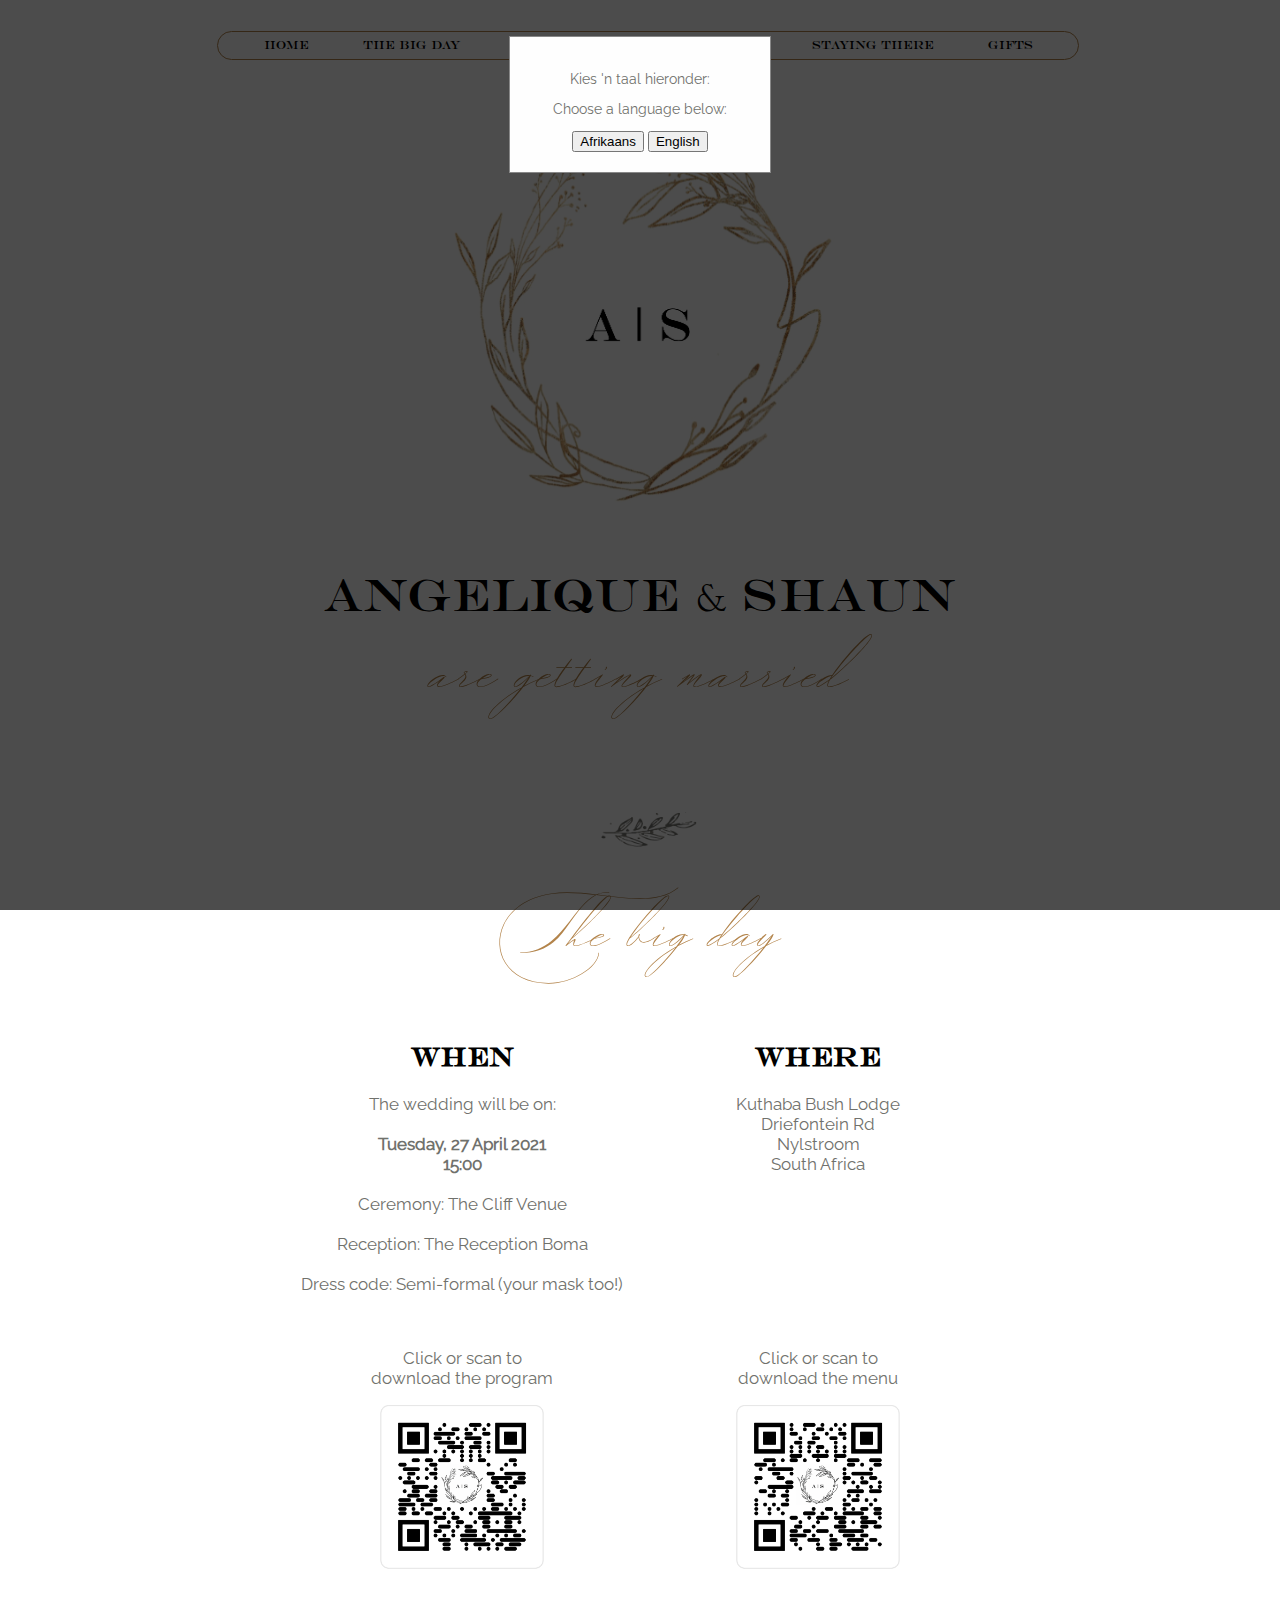
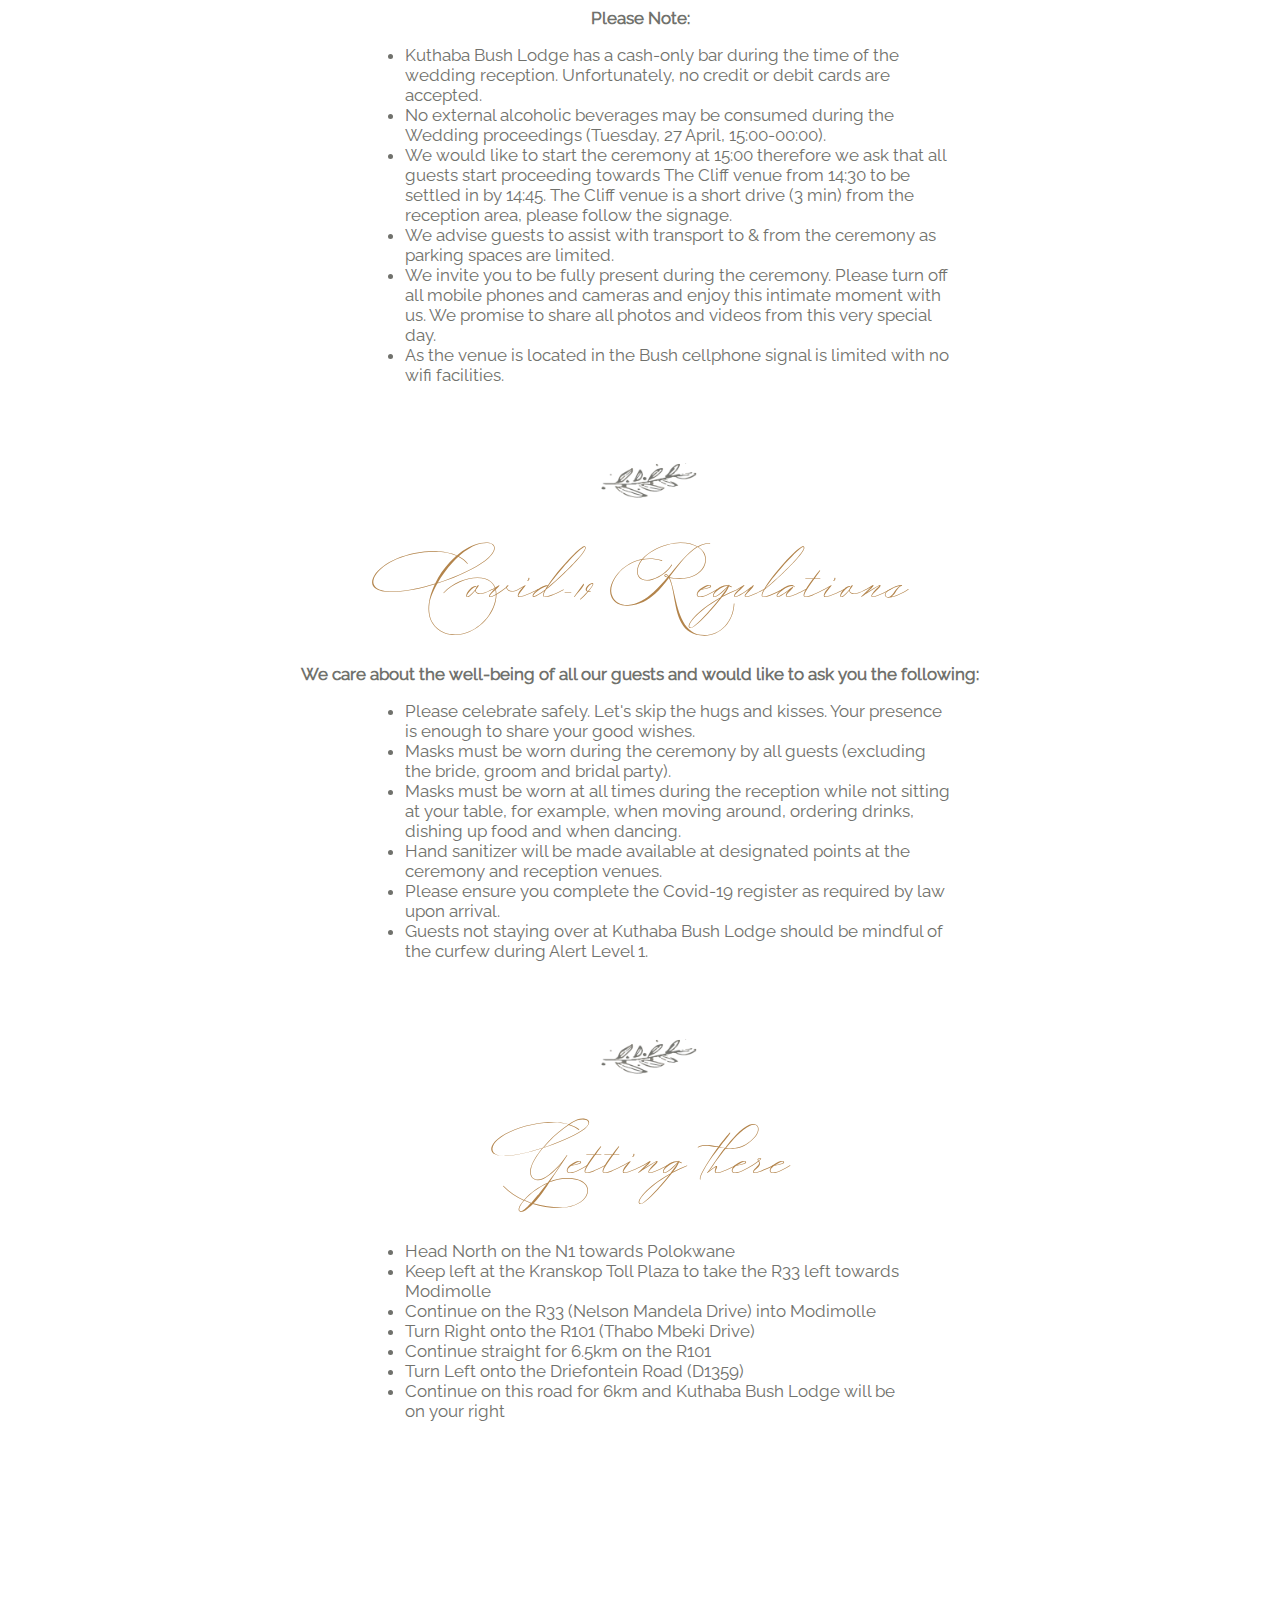
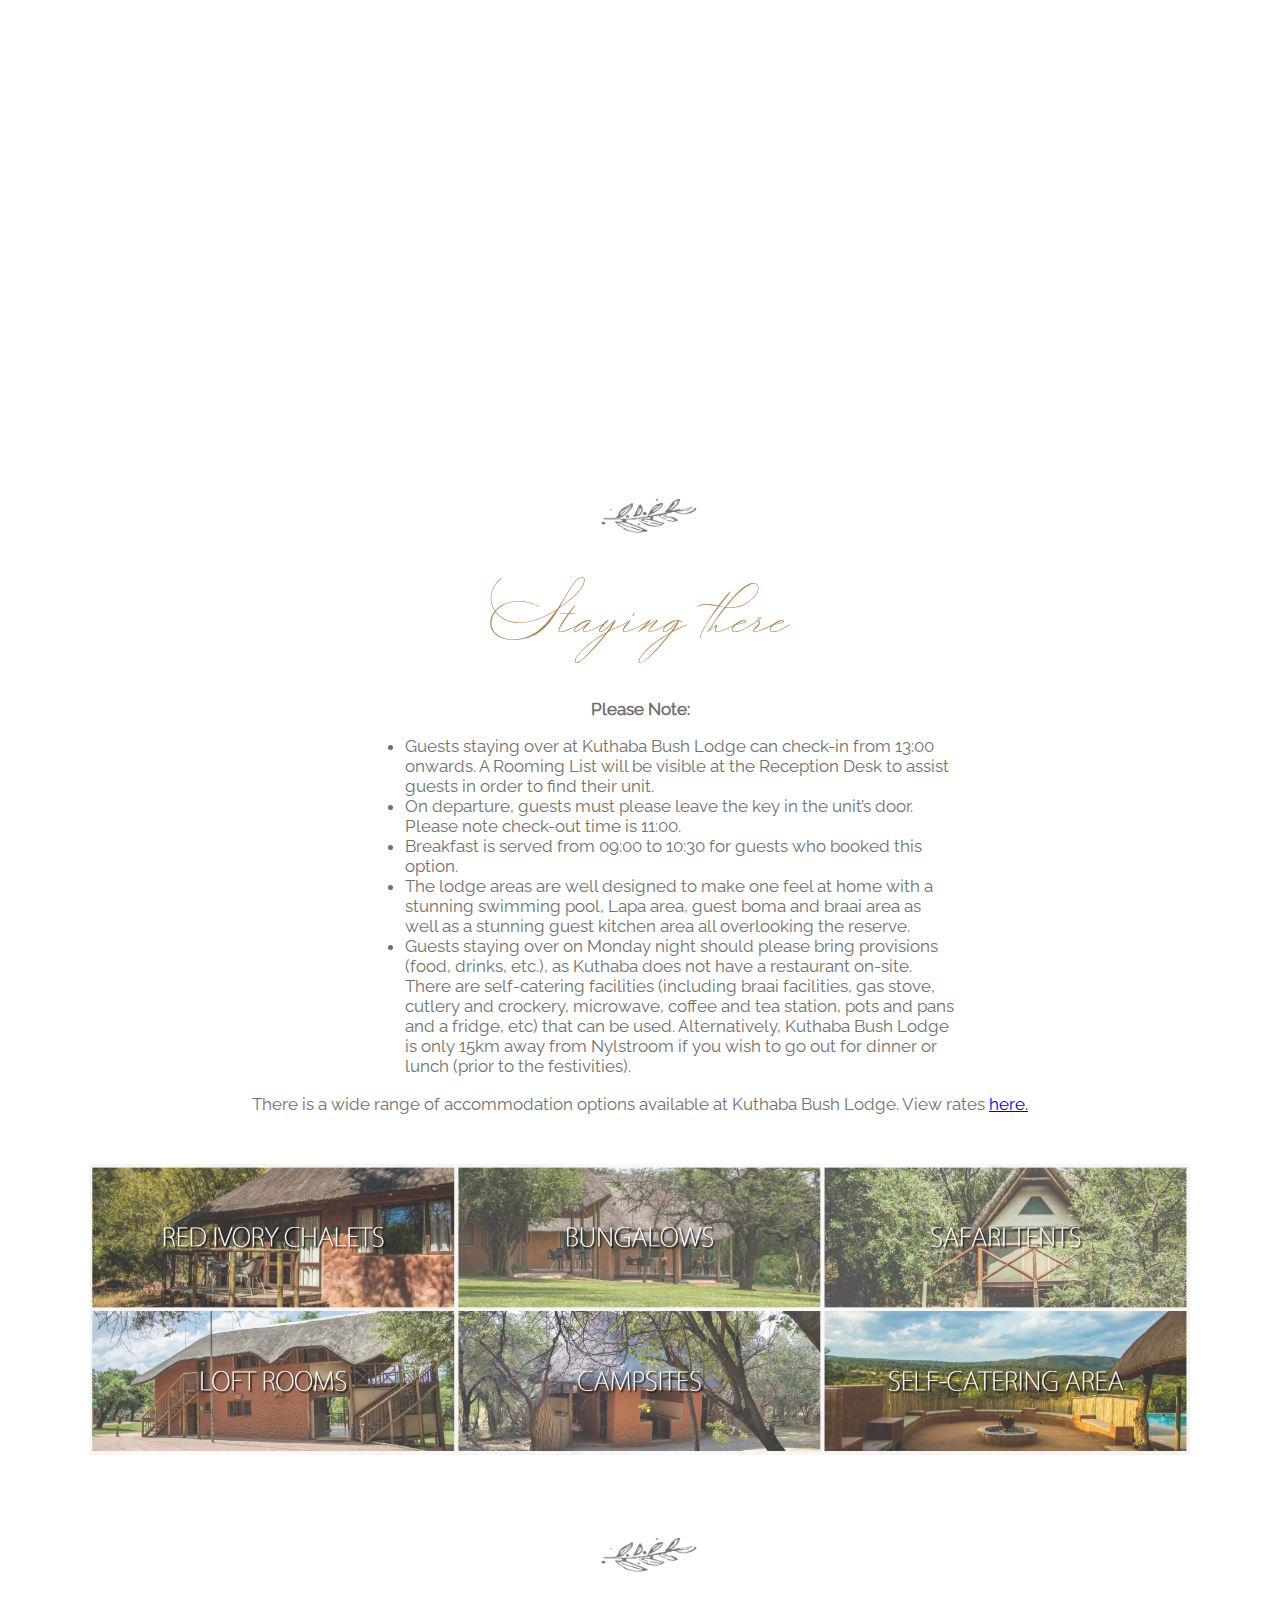
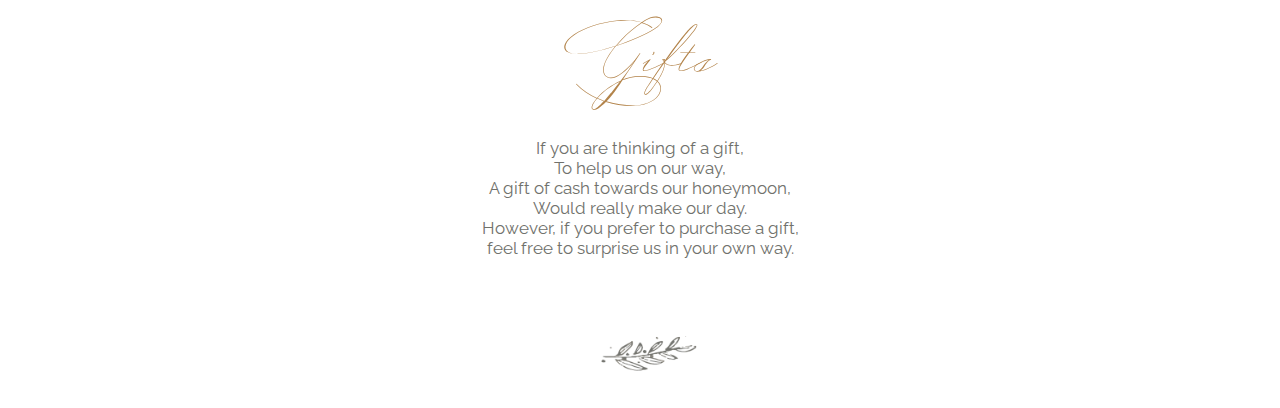
<file: index.html>
<!DOCTYPE html>
<html>
	<head>
		<title>Angelique & Shaun are getting married</title>
		<link rel="shortcut icon" href="Logo.png" type="image/x-icon">
		<link href='https://fonts.googleapis.com/css?family=Sacramento' rel='stylesheet'>
		
		<meta name="viewport" content="width=device-width, initial-scale=1.0">
		
		<link href='css/DesktopStyle.css' rel='stylesheet' media='screen and (min-width: 900px)'>	
		<link href='css/MobileStyle.css' rel='stylesheet' media='screen and (max-width: 899px)'>
		
		<script src='js/Javascript.js'></script>
		<script src='js/lazyLoad.js'></script>
		<style>
			
		</style>
	</head>
	<body onload='checkCookie()'>
		<section>
			<div id='LangSelect'>
				<a href='https://angeliqueandshaun.github.io/en/'>ENG</a>
				<a href='https://angeliqueandshaun.github.io/af/'>AFR</a>
			</div>
		</section>
		
		<section> <!-- Block for navigation Links -->				
				<div class="navContainer">
					<div class="navBar">						
						<ul class="menu">
							<li class="menuItem" onclick='ScrollTop()'><a href="#">HOME</a></li>
							<li class="menuItem"><a href="#BigDayFERN">THE BIG DAY</a></li>
							<li class="menuItem"><a href="#COVIDFERN">COVID-19</a></li>	
							<li class="menuItem"><a href="#GettingThereFERN">GETTING THERE</a></li>
							<li class="menuItem"><a href="#StayingThereFERN">STAYING THERE</a></li>										
							<li class="menuItem"><a href="#GiftsFERN">GIFTS</a></li>														
						</ul>
					</div>
				</div>			
		</section>
		
		<section> <!-- Block for "A heart S" image -->
			<div class="contentContainer" >
				<img id="Logo" src="Images/Logo2.png" >
			</div>
		</section>				
	
		<section><!-- Block for names -->
			<div class="contentContainer">
				<div id="Names">
					<p>ANGELIQUE & SHAUN</p>
				</div>
				<div id="Message">
				        <p>are getting married</p>
				</div>
			</div>
		</section>	
	
		<section> <!-- Vector Art Protea -->
			<div id="BigDayFERN" class="imageContainer">
				<img class="Fern" src="Images/fern.png" alt="Protea">
			</div>
		</section>
		
		<section> <!-- Block for the Big Day -->
			<div class="contentContainer">
				<div id="BigDay">
					<div>The big day</div>
					<div class="main" >
						<div class="columns Left" >
							<div class='headings' ><b>WHEN</b></div>
							<p class='text'> The wedding will be on: </br></br>
						<b> Tuesday, 27 April 2021</br>15:00</b></br></br>
						Ceremony: The Cliff Venue</br></br>
						Reception: The Reception Boma </br></br>
						Dress code: Semi-formal (your mask too!) </br> </p>
						</div>
						<div class="columns Right" >
							<div class='headings'><b>WHERE</b></div>
							<p class='text'>Kuthaba Bush Lodge</br>Driefontein Rd</br>Nylstroom</br>South Africa</p>
						</div>
					</div>
					<div class="main">
						<div class="columns Left">
							<p class="text"></br>Click or scan to</br>download the program</p>
							<a href="https://angeliqueandshaun.github.io/en/uploads/Program_en.pdf" target="_Blank"><img class="qr "src="qr/Program_en.png"></a>	
						</div>
						<div class="columns Right">
								<p class="text"></br>Click or scan to</br>download the menu</p>
								<a href="https://angeliqueandshaun.github.io/en/uploads/Menu_en.pdf" target="_Blank"><img class="qr "src="qr/Menu_en.png"></a>
						</div>
						<div class='text'>
							<p  id="QRCodes"'>
							<b>Please Note:</b>
									<ul class="CovidContent" style="font-family: myRaleway; font-size:17px; list-style-type:disc;color: #70716c">
										<li class="directions">Kuthaba Bush Lodge has a cash-only bar during the time of the wedding reception. Unfortunately, no credit or debit cards are accepted.</li>
										<li class="directions">No external alcoholic beverages may be consumed during the Wedding proceedings (Tuesday, 27 April, 15:00-00:00).</li>
										<li class="directions">We would like to start the ceremony at 15:00 therefore we ask that all guests start proceeding towards The Cliff venue from 14:30 to be settled in by 14:45. The Cliff venue is a short drive (3 min) from the reception area, please follow the signage.</li>
										<li class="directions">We advise guests to assist with transport to & from the ceremony as parking spaces are limited.</li>
										<li class="directions">We invite you to be fully present during the ceremony. Please turn off all mobile phones and cameras and enjoy this intimate moment with us. We promise to share all photos and videos from this very special day. </li>
										<li class="directions">As the venue is located in the Bush cellphone signal is limited with no wifi facilities. </li>
									</ul>
								</p>
							
							<!--p class='text'><b>Please Note:</b> Kuthaba Bush Lodge has a cash-only bar during the time of the wedding reception.</br>Unfortunately, no credit or debit cards are accepted and no external alcoholic beverages may be consumed during this time. </p>-->							
						</div>
						
					</div>
				</div>
				<div>					
				</div>
			</div>
		</section>		
		
		<section> <!-- Vector Art Protea -->
			<div class="imageContainer" id="COVIDFERN">
				<img class="Fern" src="Images/fern.png" alt="Protea">
			</div>
		</section>	
		
		<!--<section> <!-- Block for RSVP
			<div class="contentContainer">
				<div class="RSVP">
					<div>Répondez s'il vous plaît</div>					
					<div class="main">	
						<div class='text'>RSVP before 31 March 2021.</div></br>
						<div class='text'><b>Please Note:</b> Masks must be worn during the ceremony by all guests (excluding the bride, groom and bridal party). Masks must be worn at the reception venue when moving around such as when ordering drinks, dishing up food or when dancing. Hand sanitiser will be made available at designated points at the ceremony and reception venues.</div>
						<p><button class="RSVPButton" onclick="showModal('RSVP-Modal')">RSVP</button></p>
					</div>
				</div>
			</div>
		</section>-->


	<section> <!-- Block for RSVP -->
			<div class="contentContainer">
				<div class="RSVP">
					<div>Covid-19 Regulations</div>					
						<div class="main">
							<p class='text'><b>We care about the well-being of all our guests and would like to ask you the following:</b>
								<ul class="CovidContent" style="font-family: myRaleway; font-size:17px; list-style-type:disc;color: #70716c">
									<li class="directions">Please celebrate safely. Let's skip the hugs and kisses. Your presence is enough to share your good wishes.									</li>
									<li class="directions">Masks must be worn during the ceremony by all guests (excluding the bride, groom and bridal party).</li>
									<li class="directions">Masks must be worn at all times during the reception while not sitting at your table, for example, when moving around, ordering drinks, dishing up food and when dancing.</li>
									<li class="directions">Hand sanitizer will be made available at designated points at the ceremony and reception venues.</li>
									<li class="directions">Please ensure you complete the Covid-19 register as required by law upon arrival.</li>
									<li class="directions">Guests not staying over at Kuthaba Bush Lodge should be mindful of the curfew during Alert Level 1.</li>
								</ul>
							</p>
						</div>
					</div>
				</div>
			</div>
		</section>
				
		<section> <!-- Vector Art Protea -->
			<div class="imageContainer" id="GettingThereFERN">
				<img class="Fern" src="Images/fern.png" alt="Protea">
			</div>
		</section>
		
		<section> <!-- Block for the Getting There -->
			<div class="contentContainer">
				<div id="GettingThere">
					<div>Getting there</div>
					<div class="main">
						<div id="GettingThereContent">
								<p>
									<ul style="font-family: myRaleway; font-size:17px; list-style-type:disc;color: #70716c">
										<li class="directions">Head North on the N1 towards Polokwane</li>
										<li class="directions">Keep left at the Kranskop Toll Plaza to take the R33 left towards Modimolle</li>
										<li class="directions">Continue on the R33 (Nelson Mandela Drive) into Modimolle</li>
										<li class="directions">Turn Right onto the R101 (Thabo Mbeki Drive)</li>
										<li class="directions">Continue straight for 6.5km on the R101</li>
										<li class="directions">Turn Left onto the Driefontein Road (D1359)</li>
										<li class="directions">Continue on this road for 6km and Kuthaba Bush Lodge will be on your right</li>
									</ul>
								</p>
						</div>
					</div>
				</div>
			</div>
		</section>

		<section> <!-- Block for Map to lodge -->
			<div id="Map" class="contentContainer">
				<p><iframe class='lazy' id='MapSource' data-src="https://www.google.com/maps/embed?pb=!1m18!1m12!1m3!1d3627.0389238533603!2d28.421529315612574!3d-24.62234330751138!2m3!1f0!2f0!3f0!3m2!1i1024!2i768!4f13.1!3m3!1m2!1s0x1ebf42426d4562d5%3A0x5716acd8dc7e385f!2sKuthaba%20Bush%20Lodge!5e0!3m2!1sen!2sza!4v1600331412299!5m2!1sen!2sza" width='100%' height="450" frameborder="0" style="border:0;" allowfullscreen="" aria-hidden="false" tabindex="0"></iframe></p>
			</div>
		</section>

		<section> <!-- Vector Art Protea -->
			<div class="imageContainer" id="StayingThereFERN">
				<img class="Fern" src="Images/fern.png" alt="Protea">
			</div>
		</section>
		
		<section> <!-- Block for the Staying there -->
			<div class="contentContainer">
				<div id="StayingThere">
					<div>Staying there</div>
					<div class="main">
						<p class='text'><b>Please Note:</b>
							<ul class="CovidContent" style="font-family: myRaleway; font-size:17px; list-style-type:disc;color: #70716c">
								<li class="directions">Guests staying over at Kuthaba Bush Lodge can check-in from 13:00 onwards.  A Rooming List will be visible at the Reception Desk to assist guests in order to find their unit.</li>
								<li class="directions">On departure, guests must please leave the key in the unit’s door. Please note check-out time is 11:00. </li>
								<li class="directions">Breakfast is served from 09:00 to 10:30 for guests who booked this option. </li>
								<li class="directions">The lodge areas are well designed to make one feel at home with a stunning swimming pool, Lapa area, guest boma and braai area as well as a stunning guest kitchen area all overlooking the reserve.</li>
								<li class="directions">Guests staying over on Monday night should please bring provisions (food, drinks, etc.), as Kuthaba does not have a restaurant on-site. There are self-catering facilities (including braai facilities, gas stove, cutlery and crockery, microwave, coffee and tea station, pots and pans and a fridge, etc) that can be used. Alternatively, Kuthaba Bush Lodge is only 15km away from Nylstroom if you wish to go out for dinner or lunch (prior to the festivities). </li>
							</ul>
						</p>
						<div style="font-family: myRaleway; font-size:17px; color: #70716c">There is a wide range of accommodation options available at Kuthaba Bush Lodge. View rates <a href="https://kuthaba.co.za/wp-content/uploads/2020/06/ACCOMMODATION-RATES-2021.pdf" target="_blank">here.</a></div> 
						<!--button class="Book" onclick="showModal('RES-Modal')">Reservations</button-->
						<div id="AccImage">
							<a href="https://kuthaba.co.za/accommodation/#accommodation2" target="_blank">
								<img id="Accomodation" src="Images/Accomodation.PNG" width="100%">
							</a>
						</div>
					</div>
				</div>
			</div>
		</section>			

		<section> <!-- Vector Art Protea -->
			<div class="imageContainer" id="GiftsFERN">
				<img class="Fern" src="Images/fern.png" alt="Protea">
			</div>
		</section>
		
		<section> <!-- Block for Gifts -->
			<div class="contentContainer">
				<div id="Gifts">
					<div>Gifts</div>
					<div class="main">
						<p style="font-family: myRaleway; font-size:17px; color: #70716c";>If you are thinking of a gift,</br>To help us on our way,</br>A gift of cash towards our honeymoon,</br>Would really make our day.</br>However, if you prefer to purchase a gift,</br>feel free to surprise us in your own way.</p>
					</div>
				</div>
			</div>
		</section>
		
		<section> <!-- Vector Art Protea -->
			<div class="imageContainer">
				<img class="Fern" src="Images/fern.png" alt="Protea">
			</div>
		</section>		
		
		<section> <!-- RSVP Popup box -->
			<div id="RSVP-Modal" class="Modal">
				<div class="modal-content">
					<div class='RSVPContainer'>
						<span onclick="hideModal('RSVP-Modal')" class="close">&times;</span>
						<div class="RSVP-heading">
							<div >Répondez s'il vous plaît</div>
						</div>
						<div id='page1'>
							<form action='#' onsubmit='callServer();return false'>
								<p>Please enter your email address:</br>
								<input id='email' pattern="[A-Za-z0-9._%+-]+@[A-Za-z0-9.-]+\.[A-Za-z]{2,}$" required></input></p>
								<input type='submit' value='Confirm'></input>
								<p id='response'></p>
							</form>
						</div>
						<div id='page2'>
							<form action='#' onsubmit='CheckSubmittion();return false'>
								<p>Please confirm who will be attending? (leave blank if no one will be attending)</p>			
									<div id='list'><ul id='checkboxlist' style="list-style-type:none;"></ul></div>
									<div><p>Please advise of any allergies or dietary requirements?</p><input id='alergy' required></input></div>
									<div><p>Please suggest a song for the reception?</p><input id='song' required></input></div></br>
									<input type='submit'></input>
								<p id='result'></p>
							</form>
						</div>
						<div id='page3'>
							<p>Thank you!</p></br>
							<div>To avoid disappointment, please reserve your accommodation below.</div>
							<div class="makeBooking"><button class="Book" onclick="showModal('RES-Modal','RSVP-Modal')">Reservations</button></div>
						</div>
						<div id='page4'>
							<p>Thank you!</p></br>							
						</div>						
					</div>
				</div>
			</div>			
		</section>
		
		<section> <!-- Bookings Popup box -->
			<div id="RES-Modal" class="Modal">
				<div class="modal-content">
					<div class='RESContainer'>
						<span onclick="hideModal('RES-Modal')" class="close">&times;</span>
						<div class="RES-heading">
							<div >Reservations</div>
						</div>
						<div id='Acc-Page1'>
							<form action='#' onsubmit='Confirm();return false'>
								<p>
								Please take note of the following:</br></br>

								Accommodation is limited and to help all we ask that you try and fill each unit with family and friends to full capacity.</br></br>								

								Kuthaba Bush Lodge will issue you with an invoice. Accommodation is based on a first-come, first-served basis.</br></br>
								If the accommodation available does not suit your needs, you are welcome to contact Angelique or Shaun for a list of alternatives</br></br>
								
								</p>
								<button type='submit'>Confirm</button>
								
							</form>
						</div>
						
						<div id='Acc-Page2'>
							<form action='#' onsubmit='NextPage();return false'>
								<p id='Accresponse'></p>
								<div id='Acclist'>
									<select id='selectbox'></select></br></br>
									<button type='submit'>Next</button>
								</div>
							</form>
						</div>
						
						<div id='Acc-Page3'>
							<form action='#' onsubmit='SubmitAcc();return false'>
								<p id='Selection'></p>
								<p>**Children under the age of 12 years but older than 3 years pay 50% of the applicable adult rate.</p>
								<p>**Children under the age of 3 years stay free of charge.</p>
								<div id='NameBoxes'>
									<p id='BE'>Email for invoicing: </br><input id='Booking-Email' pattern="[A-Za-z0-9._%+-]+@[A-Za-z0-9.-]+\.[A-Za-z]{2,}$" required></input></p>
									<p id='BookingGuest1'>Contact number for invoicing: </br><input id='BookingGuest1Value' required></input></p>
									<p id='BookingGuest1'>Guest 1: </br><input id='BookingContactValue' required></input></p>
									<p id='BookingGuest2'>Guest 2: </br><input id='BookingGuest2Value'></input></p>
									<p id='BookingGuest3'>Guest 3: </br><input id='BookingGuest3Value'></input></p>
									<p id='BookingGuest4'>Guest 4: </br><input id='BookingGuest4Value'></input></p>
								</div>
								
								<p>Please select your check-in date: </br>
									<select id='DateSelect'>
										<option value='2'>Monday 26 April 2021 (2 Nights)</option>
										<option value='1'>Tuesday 27 April 2021 (1 Night)</option>
									</select>
								</p>
																								
								<p>A light breakfast will be available priced @ R55.00 per person per day, would you like to add this to your booking? </br></br>
									All light breakfasts are served with: 
									<ul>
										<li>Fruit juice</li>
										<li>Tea, Coffee & Rusks</li> 
										<li>Yoghurt</li>
										<li>Jams</li>
										<li>Butter</li>
										<li>Grated cheese</li>
										<li>Pancakes with cinnamon sugar, lemon juice & syrup</li>
									</ul>
									
									</br>
									<select id='BreakfastSelect'>
										<option value='light'>Yes</option>
										<option value='SC'>I will make use of the self-catering facilities</option>
										<option value='no'>No</option>
									</select>
								</p>
								<button type='button' onclick='AccBack()'>Back</button>
								<button id='SubmitButton' type='submit'>Next</button>
								<p id='SubmitLabel'></p>
								
							</form>
						</div>
						
						<div id='Acc-Page4'>
							<p id='notify'></p>
						</div>
					</div>
				</div>
			</div>			
		</section>
		
		<section> <!-- Language Popup box -->
			<div id="LANG-Modal" class="Modal">
				<div class="lang-content">
					<div class="LANGContainer">
						<p>Kies 'n taal hieronder:</p>	
						<p>Choose a language below:</p>
						<button onclick='setCookie("afr")'>Afrikaans</button>	
						<button onclick='setCookie("eng")'>English</button>					
					</div>
				</div>
			</div>			
		</section>
		
		<section> <!-- Loading Popup box -->
			<div id="Loading-Modal" class="Modal">					
				<div class="loader"></div>
			</div>
		</section>
	</body>  
</html>
</file>
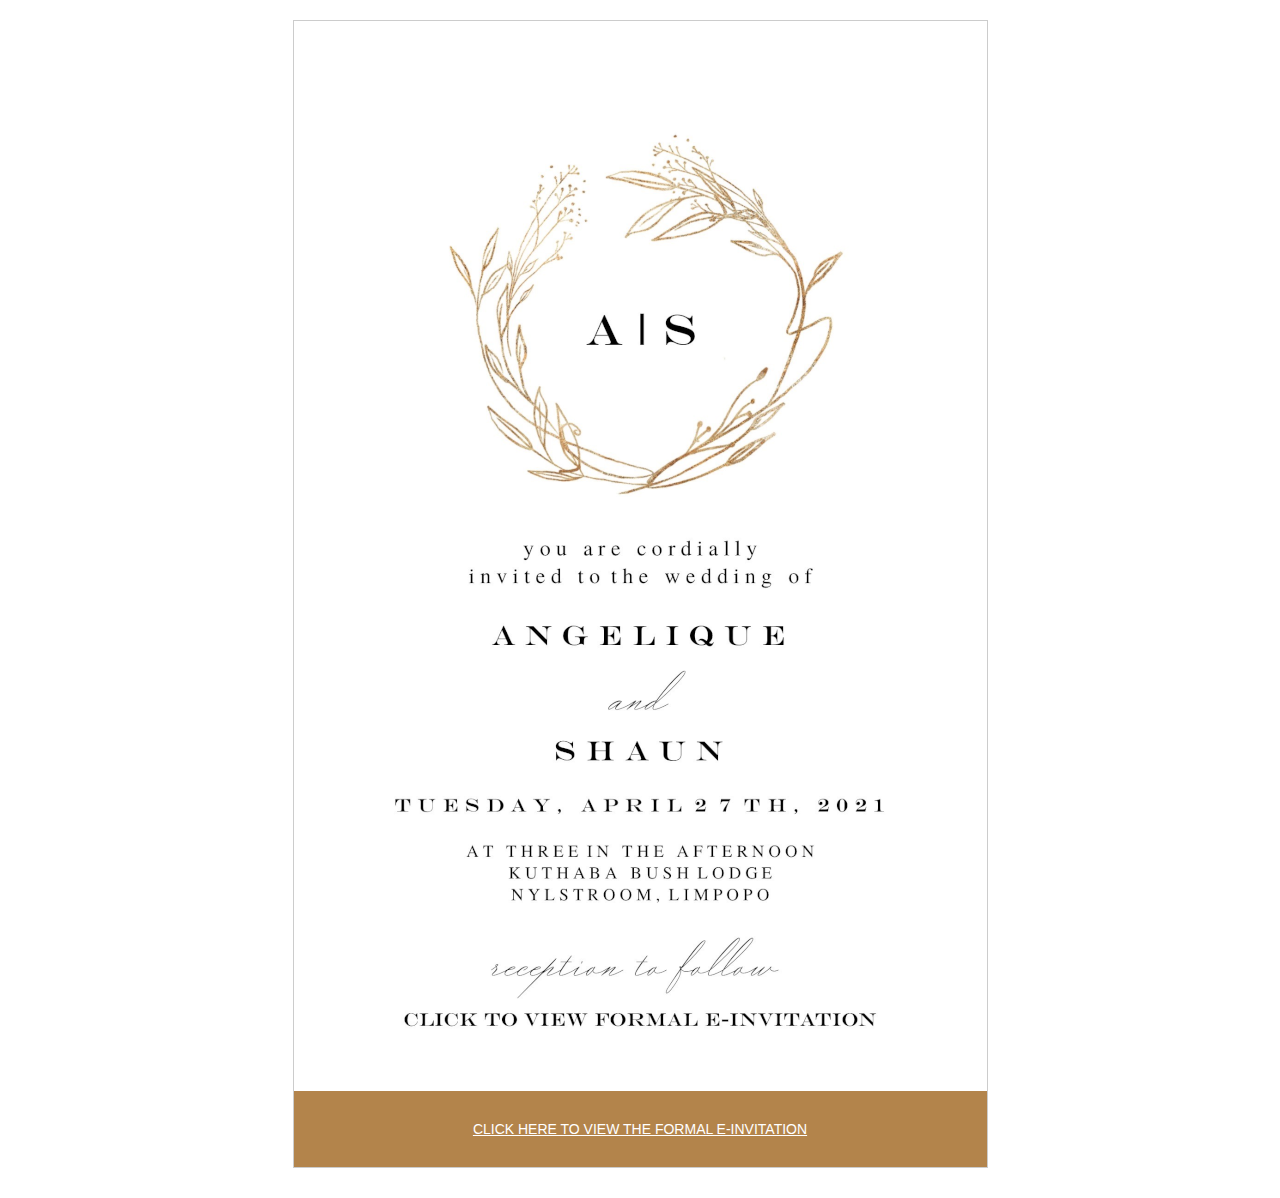
<file: email.html>
<!DOCTYPE html PUBLIC><html lang="en-GB"><head><meta http-equiv="Content-Type" content="text/html; charset=UTF-8" /><title>Wedding Invitation</title><meta name="viewport" content="width=device-width, initial-scale=1.0"/><style type="text/css">a[x-apple-data-detectors] {color: inherit !important;}</style></head><body style="margin: 0; padding: 0;"><table role="presentation" border="0" cellpadding="0" cellspacing="0" width="100%"><tr><td style="padding: 20px 0 30px 0;"><table align="center" border="0" cellpadding="0" cellspacing="0" width="600" style="border-collapse: collapse; border: 1px solid #cccccc;"><tr><td align="center" bgcolor="white" style="padding: 40px 0 30px 0;"><img src="invite.png" alt="A&S" width="693" height="1000" style="display: block;" /></td></tr><tr><td bgcolor="#b3844b" style="padding: 30px 30px;"><table border="0" cellpadding="0" cellspacing="0" width="100%" style="border-collapse: collapse;"><tr><td style="color: #ffffff; font-family: Arial, sans-serif; font-size: 14px; text-align: center;"><a href="#" style="color: #ffffff;">CLICK HERE TO VIEW THE FORMAL E-INVITATION</a></p></td></tr></table></td></tr></table></td></tr></table></body></html>
</file>
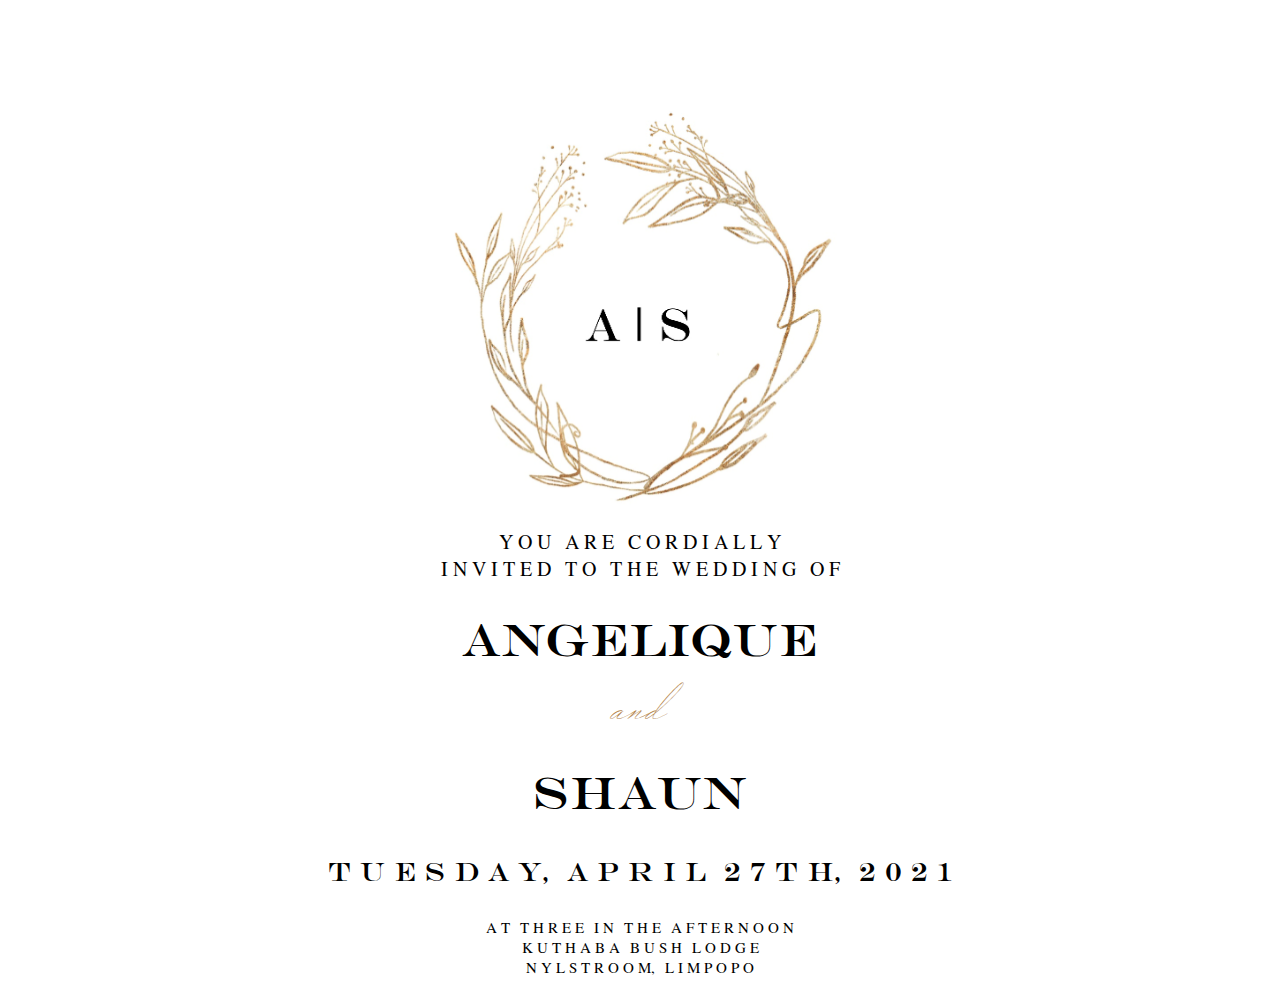
<file: new 1.html>
<html>
	<head>
		<style>
			@font-face{
				font-family: myAmelia;
				src: url("Fonts/Amelia_Giovani/Amelia Giovani.otf");
			}

			@font-face{
				font-family: myTex;
				src: url("Fonts/ENGRY/engry.otf");
			}
			
			@font-face {
				font-family: myTexGyre;
				src: url("Fonts/tex-gyre-termes/texgyretermes-regular.otf");
			}
			
			.contentContainer {
				width: 100%;
				text-align: center;
				
			}
			
			.text{
				font-family: myTexGyre; 
				font-size:17px; 
				color: black;
				font-size: 20px;
				text-align: center;
			}
			
			.main {
				width: 1100px;
				display: inline-block;
				font-size: 18px;
				font-family: myTex;
				color: black;
				text-shadow: none;
			}
			
			#Space {
				font-family: myAmelia;
				font-size: 45px;
				color: #b3844b;
				margin-top: 0px;
			}
			
			#Names {
				font-family: myTex;
				font-size: 45px;
				color: black;
				margin-top: 0px;
			}

			#Date {
				font-family: myTex;
				font-size: 25px;
				color: black;
			}
			
			#Message {
				font-family: myTexGyre;
				font-size: 15px;
				color: black;
			}
			
			#Logo {
				margin-top: 100px;
				height: 400px; 
				width: 400px;
			}
		</style>
	</head>
	<body>
		<div class="contentContainer" >
			<img id="Logo" src="Images/Logo2.png" >
		</div>
		<div class="contentContainer" >
			<div class="main" >
				<p class='text'>Y O U&nbsp&nbspA R E&nbsp&nbspC O R D I A L L Y</br>I N V I T E D&nbsp&nbspT O&nbsp&nbspT H E&nbsp&nbspW E D D I N G&nbsp&nbspO F</p>
			</div>				
		</div>
		<div class="contentContainer">
			<div>
				<div id="Names">ANGELIQUE</div>
				<div id="Space">and</div>
				<div id="Names">SHAUN</div>
			</div>
			<div >
				<p id="Date">T U E S D A Y,&nbsp&nbspA P R I L&nbsp&nbsp2 7 T H,&nbsp&nbsp2 0 2 1</p>
			</div>
			<div >
				<p id="Message">A T&nbsp&nbspT H R E E&nbsp&nbspI N&nbsp&nbspT H E&nbsp&nbspA F T E R N O O N</br>K U T H A B A&nbsp&nbspB U S H&nbsp&nbspL O D G E</br>N Y L S T R O O M,&nbsp&nbspL I M P O P O</p>
			</div>
		</div>
	</body>
</html>
</file>
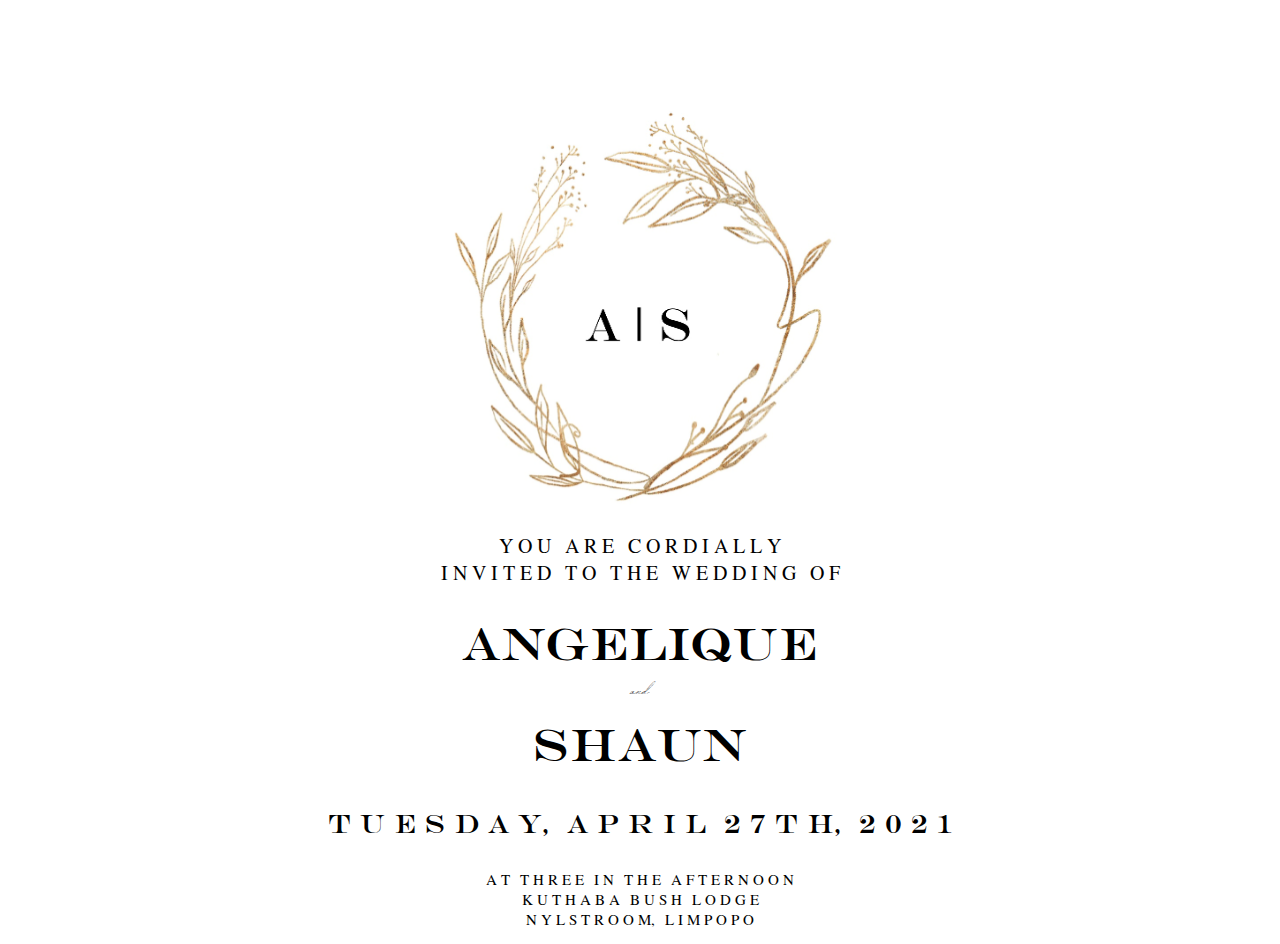
<file: new line.html>
<!DOCTYPE html><html><head><meta name="viewport" content="width=device-width, initial-scale=1.0"><style>@font-face{font-family: myAmelia;src: url("Fonts/Amelia_Giovani/Amelia Giovani.otf");}@font-face{font-family: myTex;src: url("Fonts/ENGRY/engry.otf");}@font-face {font-family: myTexGyre;src: url("Fonts/tex-gyre-termes/texgyretermes-regular.otf");}.contentContainer {width: 100%;text-align: center;}.text{font-family: myTexGyre; font-size:17px; color: black;font-size: 20px;text-align: center;}.main {width: 1100px;display: inline-block;font-size: 18px;font-family: myTex;color: black;text-shadow: none;}#Space {font-family: myAmelia;font-size: 45pxcolor: #b3844b;margin-top: 0px;}#Names {font-family: myTex;font-size: 45px;color: black;margin-top: 0px;}#Date {font-family: myTex;font-size: 25px;color: black;}#Message {font-family: myTexGyre;font-size: 15px;color: black;}#Logo {margin-top: 100px;height: 400px; width: 400px;}</style></head><body><div class="contentContainer" ><img id="Logo" src="Images/Logo2.png" ></div><div class="contentContainer" ><div class="main" ><p class="text">Y O U&nbsp&nbspA R E&nbsp&nbspC O R D I A L L Y</br>I N V I T E D&nbsp&nbspT O&nbsp&nbspT H E&nbsp&nbspW E D D I N G&nbsp&nbspO F</p></div>				</div><div class="contentContainer"><div><div id="Names">ANGELIQUE</div><div id="Space">and</div><div id="Names">SHAUN</div></div><div ><p id="Date">T U E S D A Y,&nbsp&nbspA P R I L&nbsp&nbsp2 7 T H,&nbsp&nbsp2 0 2 1</p></div><div><p id="Message">A T&nbsp&nbspT H R E E&nbsp&nbspI N&nbsp&nbspT H E&nbsp&nbspA F T E R N O O N</br>K U T H A B A&nbsp&nbspB U S H&nbsp&nbspL O D G E</br>N Y L S T R O O M,&nbsp&nbspL I M P O P O</p></div></div></body></html>
</file>
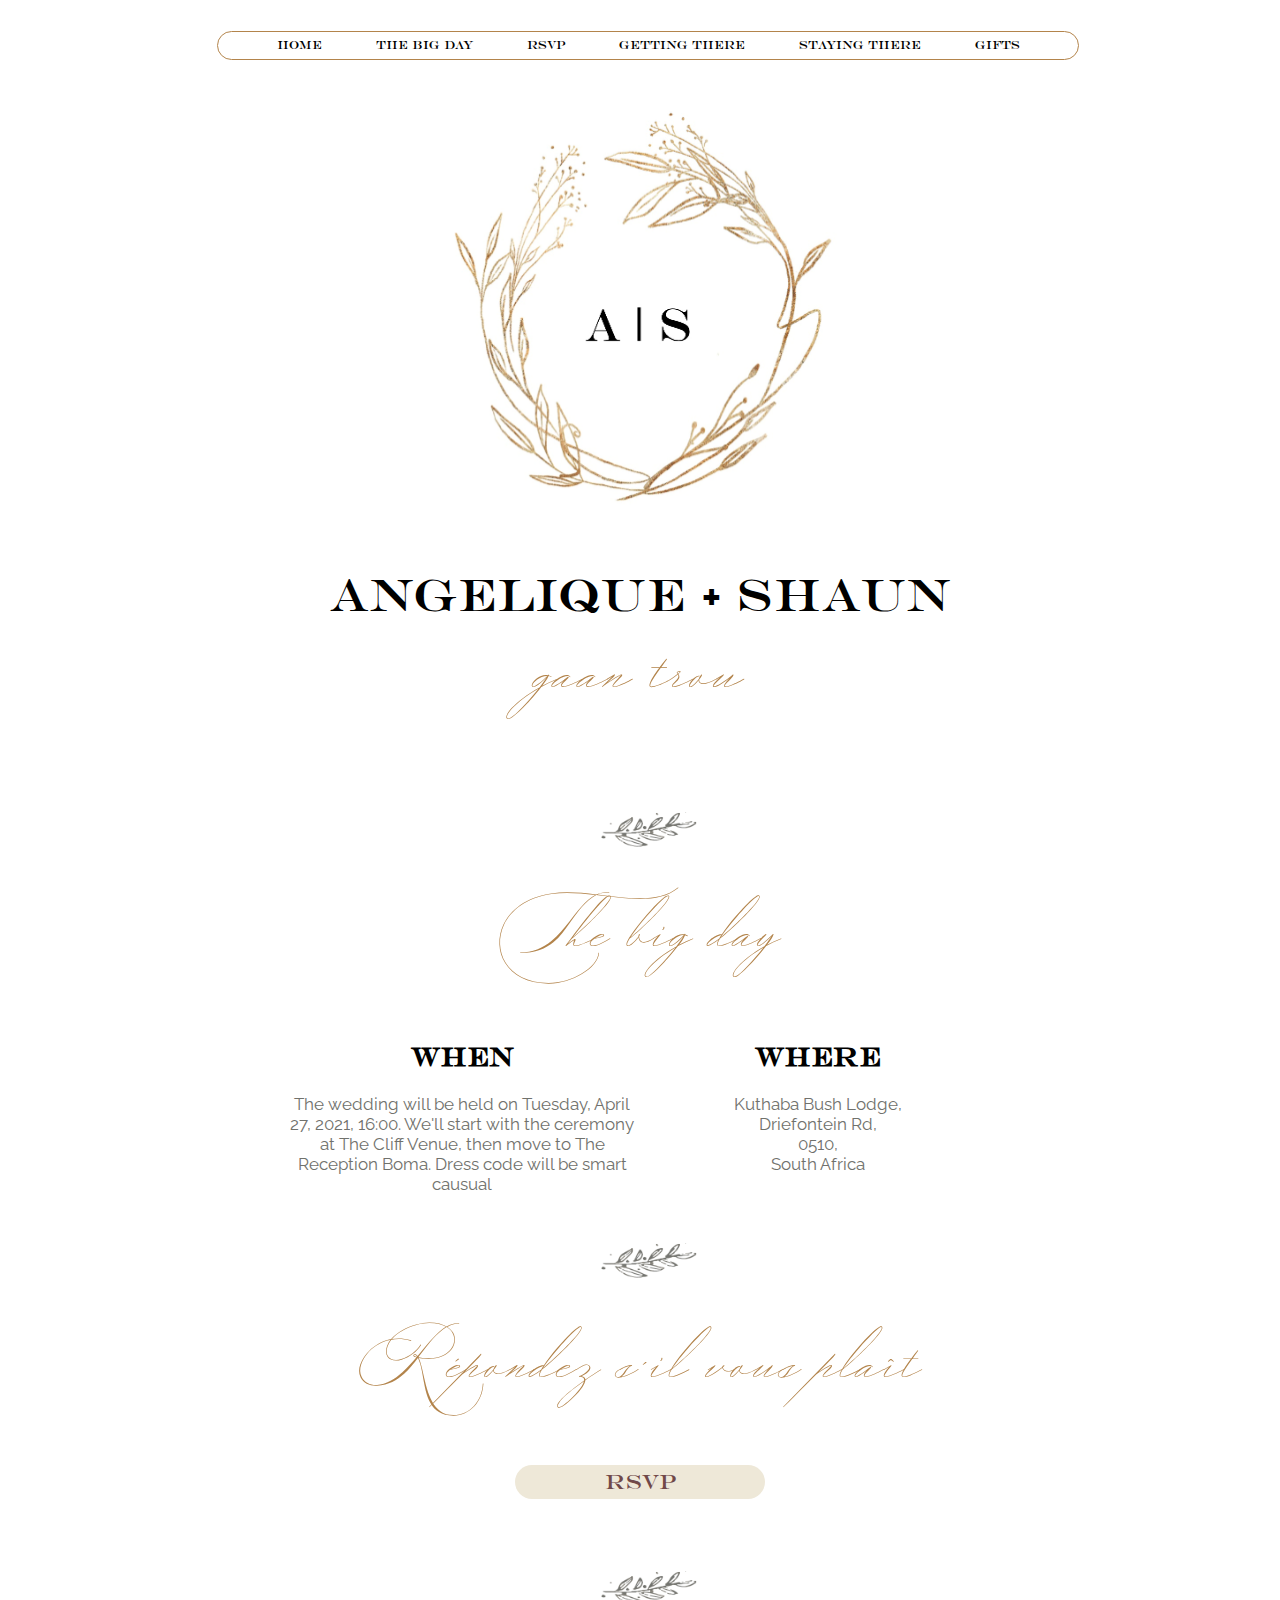
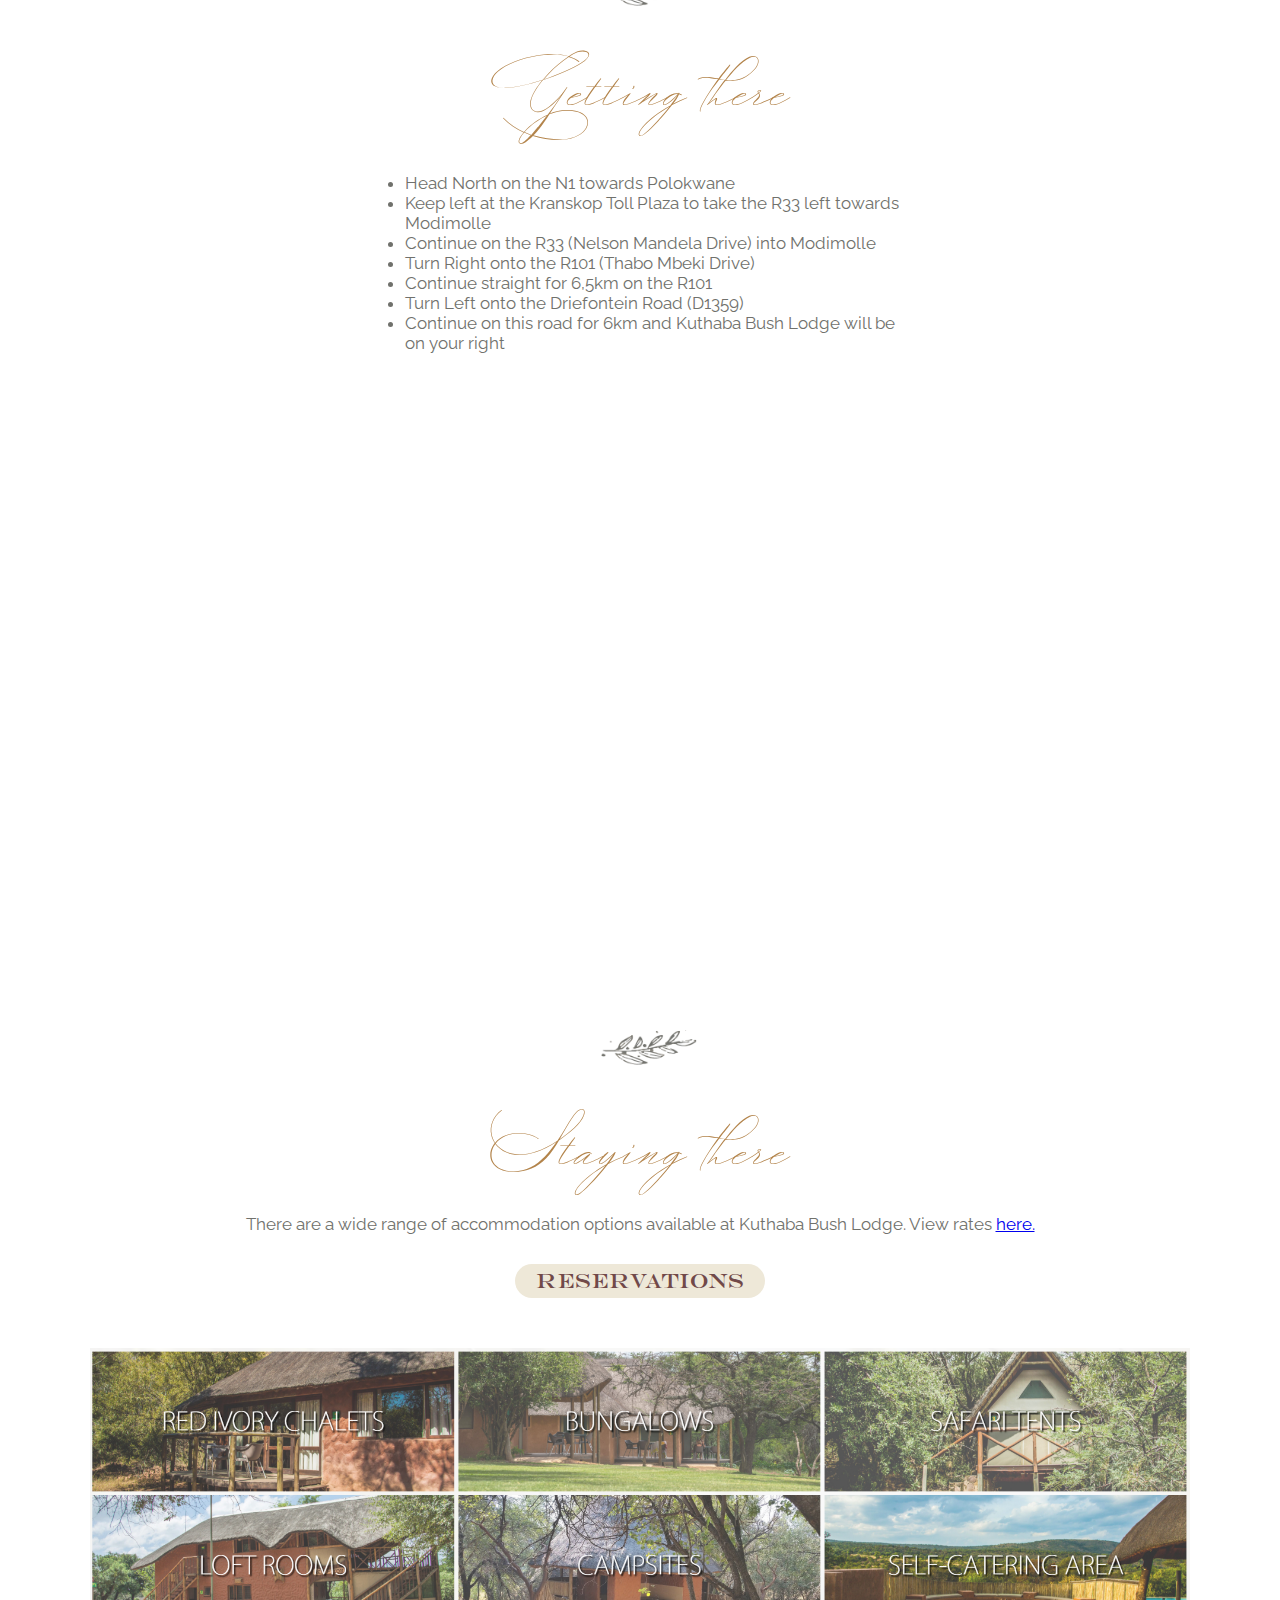
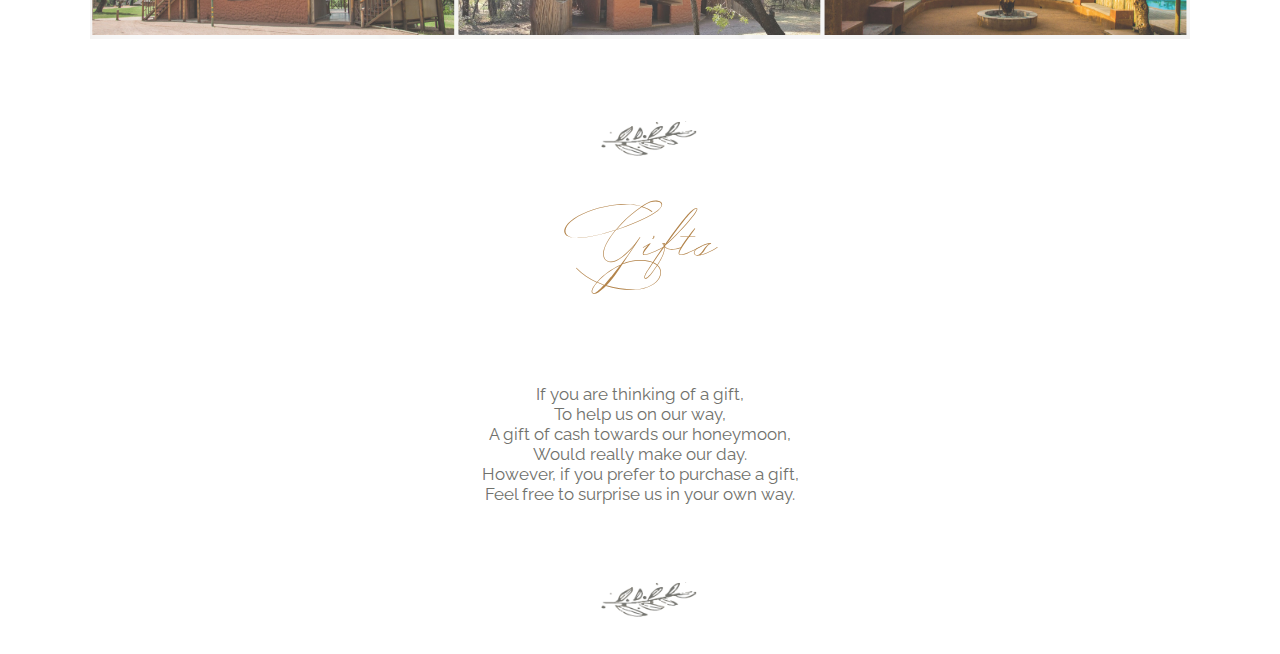
<file: Wedding-Afrikaans.html>
<!DOCTYPE html>
<html>
	<head>
		<title>Angelique+Shaun gaan trou</title>
		<link rel="shortcut icon" href="Logo.png" type="image/x-icon">
		
		<link href='DesktopStyle.css' rel='stylesheet' media='screen and (min-width: 900px)'>	
		
		<link href='https://fonts.googleapis.com/css?family=Sacramento' rel='stylesheet'>
			
	</head>
	<body>
		<script src='Javascript.js'></script>
	
		<section> <!-- Block for navigation Links -->				
				<div class="navContainer">
					<div class="navBar">
						<ul class="menu">
							<li class="menuItem" onclick='ScrollTop()'><a href="#">HOME</a></li>
							<li class="menuItem"><a href="#BigDayFERN">THE BIG DAY</a></li>
							<li class="menuItem"><a href="#RSVPFERN">RSVP</a></li>	
							<li class="menuItem"><a href="#GettingThereFERN">GETTING THERE</a></li>
							<li class="menuItem"><a href="#StayingThereFERN">STAYING THERE</a></li>										
							<li class="menuItem"><a href="#GiftsFERN">GIFTS</a></li>														
						</ul>
					</div>
				</div>			
		</section>
		
		<section> <!-- Block for "A heart S" image -->
			<div class="contentContainer" >
				<img id="Logo" src="Images/Logo2.png" >
			</div>
		</section>				
	
		<section><!-- Block for names -->
			<div class="contentContainer">
				<div id="Names">
					<p>ANGELIQUE + SHAUN</p>
				</div>
				<div id="Message">
				        <p>gaan trou</p>
				</div>
			</div>
		</section>	
	
		<section> <!-- Vector Art Protea -->
			<div id="BigDayFERN" class="imageContainer">
				<img class="Fern" src="Images/fern.png" alt="Protea">
			</div>
		</section>
		
		<section> <!-- Block for the Big Day -->
			<div class="contentContainer">
				<div id="BigDay">
					<div>The big day</div>
					<div class="main" style="width: 780px">
						<div class="columns Left" style="width: 350px">
							<div style="font-family: myTex; font-size:25px";><b>WHEN</b></div>
							<p style="font-family: myRaleway; font-size:17px; color: #70716c;"> The wedding will be held on Tuesday, April 27, 2021, 16:00. We'll start with the ceremony at The Cliff Venue, then move to The Reception Boma. Dress code will be smart causual</p>
						</div>
						<div class="columns Right" style="width: 350px">
							<div style="font-family: myTex; font-size:25px;"><b>WHERE</b></div>
							<p style="font-family: myRaleway; font-size:17px; color: #70716c;">Kuthaba Bush Lodge,</br>Driefontein Rd,</br> 0510,</br> South Africa</p>
						</div>
					</div>
				</div>
			</div>
		</section>		
		
		<section> <!-- Vector Art Protea -->
			<div class="imageContainer" id="RSVPFERN">
				<img class="Fern" src="Images/fern.png" alt="Protea">
			</div>
		</section>	
		
		<section> <!-- Block for RSVP -->
			<div class="contentContainer">
				<div class="RSVP">
					<div>Répondez s'il vous plaît</div>
					<div class="main">					
						<p><button class="RSVPButton" onclick="showModal('RSVP-Modal')">RSVP</button></p>
					</div>
				</div>
			</div>
		</section>
				
		<section> <!-- Vector Art Protea -->
			<div class="imageContainer" id="GettingThereFERN">
				<img class="Fern" src="Images/fern.png" alt="Protea">
			</div>
		</section>
		
		<section> <!-- Block for the Getting There -->
			<div class="contentContainer">
				<div id="GettingThere">
					<div>Getting there</div>
					<div class="main">
						<div id="GettingThereContent">
								<p>
									<ul style="font-family: myRaleway; font-size:17px; list-style-type:disc;color: #70716c">
										<li class="directions">Head North on the N1 towards Polokwane</li>
										<li class="directions">Keep left at the Kranskop Toll Plaza to take the R33 left towards Modimolle</li>
										<li class="directions">Continue on the R33 (Nelson Mandela Drive) into Modimolle</li>
										<li class="directions">Turn Right onto the R101 (Thabo Mbeki Drive)</li>
										<li class="directions">Continue straight for 6,5km on the R101</li>
										<li class="directions">Turn Left onto the Driefontein Road (D1359)</li>
										<li class="directions">Continue on this road for 6km and Kuthaba Bush Lodge will be on your right</li>
									</ul>
								</p>
						</div>
					</div>
				</div>
			</div>
		</section>

		<section> <!-- Block for Map to lodge -->
			<div id="Map" class="contentContainer">
				<p><iframe src="https://www.google.com/maps/embed?pb=!1m18!1m12!1m3!1d3627.0389238533603!2d28.421529315612574!3d-24.62234330751138!2m3!1f0!2f0!3f0!3m2!1i1024!2i768!4f13.1!3m3!1m2!1s0x1ebf42426d4562d5%3A0x5716acd8dc7e385f!2sKuthaba%20Bush%20Lodge!5e0!3m2!1sen!2sza!4v1600331412299!5m2!1sen!2sza" width="1000" height="450" frameborder="0" style="border:0;" allowfullscreen="" aria-hidden="false" tabindex="0"></iframe></p>
			</div>
		</section>

		<section> <!-- Vector Art Protea -->
			<div class="imageContainer" id="StayingThereFERN">
				<img class="Fern" src="Images/fern.png" alt="Protea">
			</div>
		</section>
		
		<section> <!-- Block for the Staying there -->
			<div class="contentContainer">
				<div id="StayingThere">
					<div>Staying there</div>
					<div class="main">
						<div style="font-family: myRaleway; font-size:17px; color: #70716c">There are a wide range of accommodation options available at Kuthaba Bush Lodge. View rates <a href="https://kuthaba.co.za/wp-content/uploads/2020/06/ACCOMMODATION-RATES-2021.pdf" target="_blank">here.</a></div> 
						<button class="Book" onclick="showModal('RES-Modal')">Reservations</button>
						<div id="AccImage">
							<a href="https://kuthaba.co.za/accommodation/#accommodation2" target="_blank">
								<img id="Accomodation" src="Images/Accomodation.PNG" width="100%">
							</a>
						</div>
					</div>
				</div>
			</div>
		</section>			

		<section> <!-- Vector Art Protea -->
			<div class="imageContainer" id="GiftsFERN">
				<img class="Fern" src="Images/fern.png" alt="Protea">
			</div>
		</section>
		
		<section> <!-- Block for Gifts -->
			<div class="contentContainer">
				<div id="Gifts">
					<div>Gifts</div>
					<p></p>
					<div class="main">
						<p style="font-family: myRaleway; font-size:17px; color: #70716c";>If you are thinking of a gift,</br>To help us on our way,</br>A gift of cash towards our honeymoon,</br>Would really make our day.</br>However, if you prefer to purchase a gift,</br>Feel free to surprise us in your own way.</p>
					</div>
				</div>
			</div>
		</section>
		
		<section> <!-- Vector Art Protea -->
			<div class="imageContainer">
				<img class="Fern" src="Images/fern.png" alt="Protea">
			</div>
		</section>
		
		<section> <!-- RSVP Popup box -->
			<div id="RSVP-Modal" class="Modal">
				<div class="modal-content">
					<div class='RSVPContainer'>
						<span onclick="hideModal('RSVP-Modal')" class="close">&times;</span>
						<div class="RSVP">
							<div style="font-size:50px;">Répondez s'il vous plaît</div>
						</div>
						<div id='page1'>
							<form action='#' onsubmit='callServer();return false'>
								<p>Please enter your email address:</br>
								<input id='email' pattern="[A-Za-z0-9._%+-]+@[A-Za-z0-9.-]+\.[A-Za-z]{2,}$" required></input></p>
								<input type='submit' value='Confirm'></input>
								<p id='response'></p>
							</form>
						</div>
						<div id='page2'>
							<form action='#' onsubmit='Submit();return false'>
								<p>Please confirm who will be attending? (leave blank if no one will be attending)</p>			
									<div id='list'><ul id='checkboxlist' style="list-style-type:none;"></ul></div>
									<div><p>Please advise of any allergies or dietary requirements?</p><input id='alergy' required></input></div>
									<div><p>Please suggest a song for the reception?</p><input id='song' required></input></div></br>
									<input type='submit'></input>
								<p id='result'></p>
							</form>
						</div>
						<div id='page3'>
							<p>Thank you for your RSVP submission</p>			
						</div>
					</div>
				</div>
			</div>			
		</section>
		
		<section> <!-- Bookings Popup box -->
			<div id="RES-Modal" class="Modal">
				<div class="modal-content">
					<div class='RESContainer'>
						<span onclick="hideModal('RES-Modal')" class="close">&times;</span>
						<div class="RES">
							<div style="font-size:50px;">Reservations</div>
						</div>
						<div id='Acc-Page1'>
							<form action='#' onsubmit='Confirm();return false'>
								<p>
								Please read the below and then click continue:</br></br>

								The accommodation is limited and we would love to have everyone staying over for the night, so we ask that you please try and fill the rooms with family or friends to allow everyone to have the opportunity to stay over and enjoy the celebration.</br></br>

								Once you have booked your room, the list will be sent through to the lodge, and you will be invoiced directly by Kuthaba Bush Lodge.</p>				
								<button type='submit'>Confirm</button>
								
							</form>
						</div>
						
						<div id='Acc-Page2'>
							<form action='#' onsubmit='NextPage();return false'>
								<p id='Accresponse'></p>
								<div id='Acclist'>
									<select id='selectbox'></select></br></br>
									<button type='submit'>Next</button>
								</div>
							</form>
						</div>
						
						<div id='Acc-Page3'>
							<form action='#' onsubmit='SubmitAcc();return false'>
								<p id='Selection'></p>
								<div id='NameBoxes'>
									<p id='BE'>Booking Email: </br><input id='Booking-Email' pattern="[A-Za-z0-9._%+-]+@[A-Za-z0-9.-]+\.[A-Za-z]{2,}$" required></input></p>
									<p id='BookingGuest1'>Booking Name: </br><input id='BookingGuest1Value' required></input></p>
									<p id='BookingGuest1'>Booking Contact Number: </br><input id='BookingContactValue' required></input></p>
									<p id='BookingGuest2'>Guest 2: </br><input id='BookingGuest2Value'></input></p>
									<p id='BookingGuest3'>Guest 3: </br><input id='BookingGuest3Value'></input></p>
									<p id='BookingGuest4'>Guest 4: </br><input id='BookingGuest4Value'></input></p>
								</div>
								
								<p>Please select your check-in date: </br>
									<select id='DateSelect'>
										<option value='26/04/2021'>Monday 26 April 2021 (2 Nights)</option>
										<option value='27/04/2021'>Tuesday 27 April 2021 (1 Night)</option>
									</select>
								</p>
																								
								<p>Please select if you would like to partake in the breakfast, priced @R55pppn </br>
									<select id='BreakfastSelect'>
										<option value='light'>Yes</option>
										<option value='no'>No</option>
									</select>
								</p>
								
								<button id='SubmitButton' type='submit'>Next</button>
								<p id='SubmitLabel'></p>
								
							</form>
						</div>
						
						<div id='Acc-Page4'>
							<p id='notify'></p>
						</div>
					</div>
				</div>
			</div>			
		</section>
		
		
	</body>  
</html>
</file>
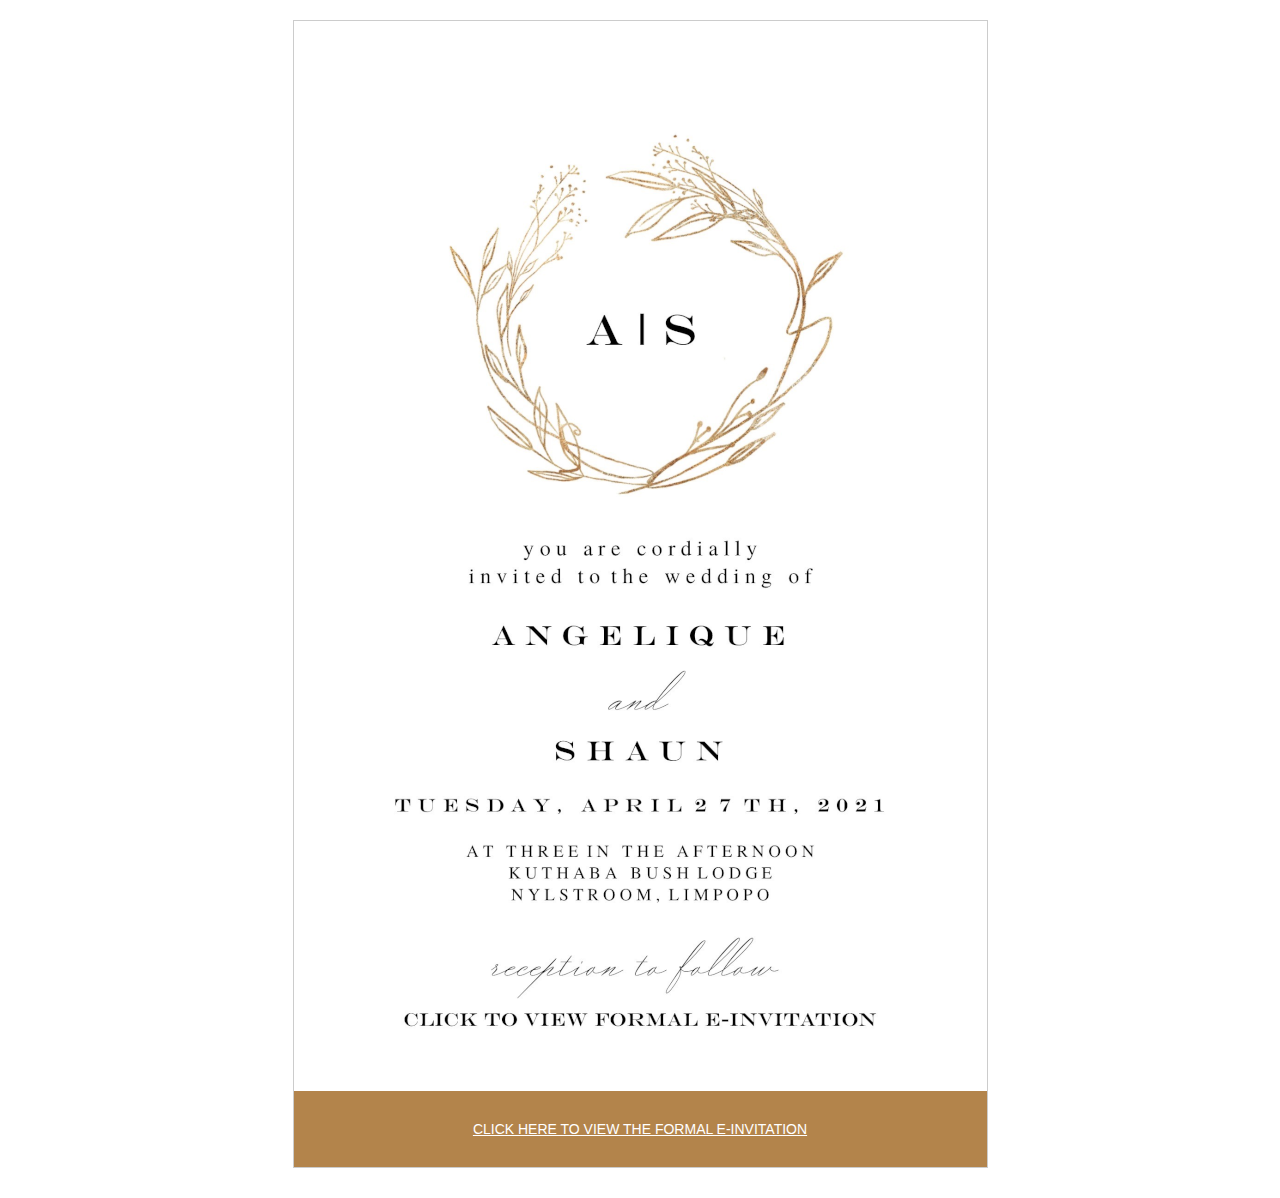
<file: invite/email.html>
<!DOCTYPE html PUBLIC><html lang="en-GB"><head><meta http-equiv="Content-Type" content="text/html; charset=UTF-8" /><title>Wedding Invitation</title><meta name="viewport" content="width=device-width, initial-scale=1.0"/><style type="text/css">a[x-apple-data-detectors] {color: inherit !important;}</style></head><body style="margin: 0; padding: 0;"><table role="presentation" border="0" cellpadding="0" cellspacing="0" width="100%"><tr><td style="padding: 20px 0 30px 0;"><table align="center" border="0" cellpadding="0" cellspacing="0" width="600" style="border-collapse: collapse; border: 1px solid #cccccc;"><tr><td align="center" bgcolor="white" style="padding: 40px 0 30px 0;"><img src="invite.png" alt="A&S" width="693" height="1000" style="display: block;" /></td></tr><tr><td bgcolor="#b3844b" style="padding: 30px 30px;"><table border="0" cellpadding="0" cellspacing="0" width="100%" style="border-collapse: collapse;"><tr><td style="color: #ffffff; font-family: Arial, sans-serif; font-size: 14px; text-align: center;"><p><a href="#" style="color: #ffffff;">CLICK HERE TO VIEW THE FORMAL E-INVITATION</a></p></td></tr></table></td></tr></table></td></tr></table></body></html>
</file>
<file: css/DesktopStyle.css>
html {
	scroll-behavior: smooth;	
}
@font-face{
	font-family: myAmelia;
	src: url("../Fonts/Amelia_Giovani/Amelia Giovani.otf");
}

@font-face{
	font-family: myTex;
	src: url("../Fonts/ENGRY/engry.otf");
}

@font-face {
	font-family: myfutura;
	src: url("../Fonts/Futura/futura light font.ttf");
}

@font-face {
	font-family: myConeriaScript;
	src: url("../Fonts/Coneria-Script/Demo-ConeriaScript.ttf");
}

@font-face {
	font-family: myRaleway;
	src: url("../Fonts/Raleway/Raleway-Regular.ttf");
}

body{
	
	
}			

.contentContainer {
	width: 100%;
	/*border: 1px solid black; /* border width|style|color */
	text-align: center;
	
}

.stickyContainer {
	width: 100%;
	/*border: 1px solid black; /* border width|style|color */
	text-align: center;
	position: fixed;
	top: 0;
	width: 100%;
	background: white;
}

.imageContainer {
	width: 100%;
	/*border: 1px solid black; /* border width|style|color */
	text-align: center;
	margin-top: 25px;
	margin-bottom: 25px;
}

.navContainer{
	width: 100%;
	text-align: center;
	position: fixed;
	top: 0px;
}

.navBar{												
	height: 80px;
	padding-top: 20px;				
	text-align: center;	
}

.menu {
	width: 850px;
	padding: 5px;
	display: inline-block;
	font-family: myTex;
	font-size: 11px;
	border-radius: 25px;	
	border: 0.5px solid #b3844b;
	background-color: white;
}

.menuItem {
	display: inline;
}

.menuItem:Hover{
	cursor: pointer;
}

.menuItem a {
	text-decoration: none;
	padding: 25px;
	color: black;
}

#LangSelect {
	display: none;
	z-index: 99;
	position: fixed;
	left: 90%;
	text-align: right;
	padding-top: 28.5px;
	font-family: myTex;
	font-size: 11px;
}

#Logo {
	margin-top: 100px;
	height: 400px; 
	width: 400px;
}

.Fern{
	height: 50px; 
	width: 150px;
}

.timer {
	font-family: myTex;
	font-size: 30px;
}

.nameContainer {
	display: inline-block;
	margin-left: 30%;
	text-align: center;
}

#Intro {			
	font-family: myConeriaScript;
	font-size: 75px;
	color: #71726e;
	text-shadow: 1px 1px 1px black;				
}

#Top {
	display: none;
	position: fixed;
	bottom: 20px;
	right: 30px;
	z-index: 99;
	font-family: myTex;
	font-size: 20px;
	border-radius: 15px;
	background-color: #eee8d8;
	border: none;
	color: #714949;
	width: 100px;
	cursor: pointer;
	
	
}

#Names {
	font-family: myTex;
	font-size: 45px;
	color: black;
	height: 100px;
	margin-top: 0px;
}

#Message {
	font-family: myAmelia;
	font-size: 65px;
	color: #b3844b;
	margin-top: -100px;
}

#BigDay {
	font-family: myAmelia;
	font-size: 62px;
	color: #b3844b;
	/*text-shadow: 1px 1px 1px black;*/
}

#GettingThere {
	font-family: myAmelia;
	font-size: 62px;
	color: #b3844b;
	/*text-shadow: 1px 1px 1px black;*/
}

#StayingThere {
	font-family: myAmelia;
	font-size: 62px;
	color: #b3844b;
	/*text-shadow: 1px 1px 1px black;*/
}

#Gifts {
	font-family: myAmelia;
	font-size: 62px;
	color: #b3844b;
	/*text-shadow: 1px 1px 1px black;*/
}

#Map {
	font-family: myAmelia;
	font-size: 62px;
	color: #b3844b;
}

#MapSource {	
	height: 450px;
	width: 1000px;
}


.RSVP {
	font-family: myAmelia;
	font-size: 62px;
	color: #b3844b;
	/*text-shadow: 1px 1px 1px black;*/
}

.RSVP-heading{
	font-family: myAmelia;
	font-size: 50px;
	color: #b3844b;
}

.RES {
	font-family: myAmelia;
	font-size: 62px;
	color: #b3844b;
	/*text-shadow: 1px 1px 1px black;*/
}

.RES-heading{
	font-family: myAmelia;
	font-size: 50px;
	color: #b3844b;
}

#AccImage {
	margin-top: 50px;
}

#Accomodation {
	margin-top: 0px;							
}

#GettingThereContent{
	margin-left: 25%;
	text-align: left;
	width: 50%;
}

#QRCodes{
	margin-top: -50px;
}

.CovidContent{
	margin-left: 25%;
	text-align: left;
	width: 50%;
}

.main {
	width: 1100px;
	display: inline-block;
	font-size: 18px;
	font-family: myTex;
	color: black;
	text-shadow: none;
}

.columns {
	display: inline-block;
	width: 500px;
	vertical-align: top;
}

.columnsName {				
	display: inline-block;
	width: 350px;
	vertical-align: top;			
}

.Left{
	width: 350px;
}

.Right{
	width: 350px;
}

.headings{
	font-family: myTex; 
	font-size: 25px;
}

.text{
	font-family: myRaleway; 
	font-size:17px; 
	color: #70716c;
}

.qr{
	width: 200px;
}

.RSVPButton {
	font-family: myTex;
	font-size: 20px;
	border-radius: 25px;
	background-color: #eee8d8;
	border: none;
	color: #714949;
	width: 250px;
	cursor: pointer;
}

.Book {
	font-family: myTex;
	font-size: 20px;
	border-radius: 25px;
	background-color: #eee8d8;
	border: none;
	color: #714949;
	width: 250px;
	cursor: pointer;
	margin-top: 30px;
	z-index: 99;
}

.makeBooking{
	text-align: center;
}

.HeroImage {
	width: 100%;
	height: 50%
	z-index: -1;				
	position: absolute;
}

.HeroImage img{								
	width: 100%;
	height: 50%;
	z-index: -2;
	position: relative;
	opacity: 0.9;
}						

#Language-Modal{
  display: none; /* Hidden by default */
  position: fixed; /* Stay in place */
  z-index: 1; /* Sit on top */
  left: 0;
  top: 0;
  padding-top: 10px;
  width: 100%; /* Full width */
  height: 100%; /* Full height */
  overflow: auto; /* Enable scroll if needed */
  background-color: rgb(0,0,0); /* Fallback color */
  background-color: rgba(0,0,0,0.7); /* Black w/ opacity */
}

.Modal{
  display: none; /* Hidden by default */
  position: fixed; /* Stay in place */
  z-index: 1; /* Sit on top */
  left: 0;
  top: 0;
  padding-top: 10px;
  width: 100%; /* Full width */
  height: 100%; /* Full height */
  overflow: auto; /* Enable scroll if needed */
  background-color: rgb(0,0,0); /* Fallback color */
  background-color: rgba(0,0,0,0.7); /* Black w/ opacity */
}

/* Modal Content/Box */
.modal-content{
  background-color: #fefefe;
  margin: 2% auto; 
  padding: 20px;
  border: 1px solid #888;
  width: 40%; /* Could be more or less, depending on screen size */
  text-align: left;
}

.lang-content{
  background-color: #fefefe;
  margin: 2% auto; /* 15% from the top and centered */
  padding: 20px;
  border: 1px solid #888;
  width: 220px;
  text-align: left;
}

.RSVPContainer{
	
font-size: 14px;
font-family: myRaleway;
color: #70716c;

}

.RESContainer{
	
font-size: 14px;
font-family: myRaleway;
color: #70716c;

}

#LANG-Modal{
display: none;
}

.LANGContainer{
	
font-size: 14px;
font-family: myRaleway;
color: #70716c;
text-align: center;

}

/* The Close Button */
.close{
  color: #aaa;
  float: right;
  font-size: 55px;
  font-weight: bold;
}

.close:hover,
.close:focus {
  color: black;
  text-decoration: none;
  cursor: pointer;
}

#page1 {
	display: block;
}

#page2 {
	display: none;
}

#page3 {
	display: none;
}

#page4 {
	display: none;
}

#Acc-Page1{
	display: block;
}

#Acc-Page2{
	display: none;
}

#Acc-Page3{
	display: none;
}

#Acc-Page4{
	display: none;
}

#Acclist {
	display: none;
}

#BookingEmail{
	
}

#BookingGuest1{
	
}

#BookingGuest2{
	display: none;
}

#BookingGuest3{
	display: none;
}

#BookingGuest4{
	display: none;
}

.loader {
	border: 16px solid #f3f3f3;
	border-radius: 50%;
	border-top: 16px solid #b3844b;
	width: 50px;
	height: 50px;
	-webkit-animation: spin 2s linear infinite; /* Safari */
	animation: spin 2s linear infinite;
	background-color: rgba(0,0,0,0.5);
	margin: 8% auto;
}

#Loading-Modal{
	display: none;
	width: 100%;
	height: 100%;
	text-align: center;
	background-color: rgba(0,0,0,0.5);
}


@-webkit-keyframes spin {
	0% { -webkit-transform: rotate(0deg); }
	100% { -webkit-transform: rotate(360deg); }
}

@keyframes spin {
	0% { transform: rotate(0deg); }
	100% { transform: rotate(360deg); }
}
</file>
<file: css/MobileStyle.css>
html {
	scroll-behavior: smooth;
}
@font-face{
	font-family: myAmelia;
	src: url("../Fonts/Amelia_Giovani/Amelia Giovani.otf");
}

@font-face{
	font-family: myTex;
	src: url("../Fonts/ENGRY/engry.otf");
}

@font-face {
	font-family: myfutura;
	src: url("../Fonts/Futura/futura light font.ttf");
}

@font-face {
	font-family: myConeriaScript;
	src: url("../Fonts/Coneria-Script/Demo-ConeriaScript.ttf");
}

@font-face {
	font-family: myRaleway;
	src: url("../Fonts/Raleway/Raleway-Regular.ttf");
}

body{
	text-align: center;
	max-width: 600px;
}			

.contentContainer {
	width: 100%;	
	text-align: center;
	
}

.stickyContainer {
	width: 100%;
	/*border: 1px solid black; /* border width|style|color */
	text-align: center;
	position: fixed;
	top: 0;
	width: 100%;
	background: white;
}

.imageContainer {
	width: 100%;
	/*border: 1px solid black; /* border width|style|color */
	text-align: center;
	margin-top: 25px;
	margin-bottom: 25px;
}

.navContainer{
	display: none;
	width: 100%;
	text-align: center;
	position: fixed;
	top: 0px;
}

.navBar{												
	height: 80px;
	padding-top: 20px;				
	text-align: center;	
}

.menu {
	width: 100%;
	padding: 5px;
	display: inline-block;
	font-family: myTex;
	font-size: 11px;
	border-radius: 25px;	
	border: 0.5px solid #b3844b;
	background-color: white;
}

.menuItem {
	display: inline;
}

.menuItem:Hover{
	cursor: pointer;
}

.menuItem a {
	text-decoration: none;
	padding: 25px;
	color: black;
}

#LangSelect {
	display: none;
	z-index: 99;
	position: fixed;
	left: 95%;
	text-align: right;
	top: 40px;
	ont-family: myTex;
	font-size: 11px;
}

#Logo {
	width: 75%;
}

.Fern{
	height: 50px; 
	width: 150px;
}

.timer {
	font-family: myTex;
	font-size: 30px;
}

.nameContainer {
	display: inline-block;
	margin-left: 30%;
	text-align: center;
	padding-bottom: 50px;
	
}

#Intro {			
	font-family: myConeriaScript;
	font-size: 75px;
	color: #71726e;
	text-shadow: 1px 1px 1px black;				
}

#Top {
	display: none;
	position: fixed;
	bottom: 20px;
	right: 30px;
	z-index: 99;
	font-family: myTex;
	font-size: 20px;
	border-radius: 15px;
	background-color: #eee8d8;
	border: none;
	color: #714949;
	width: 100px;
	cursor: pointer;
	
	
}

#Names {
	font-family: myTex;
	font-size: 25px;
	color: black;
	margin-top: 0px;
}

#Message {
	font-family: myAmelia;
	font-size: 35px;
	color: #b3844b;
	margin-top: -50px;
}

#BigDay {
	font-family: myAmelia;
	font-size: 40px;
	color: #b3844b;
	/*text-shadow: 1px 1px 1px black;*/
}

#GettingThere {
	font-family: myAmelia;
	font-size: 40px;
	color: #b3844b;
	/*text-shadow: 1px 1px 1px black;*/
}

#StayingThere {
	font-family: myAmelia;
	font-size: 40px;
	color: #b3844b;
	/*text-shadow: 1px 1px 1px black;*/
}

#Gifts {
	font-family: myAmelia;
	font-size: 40px;
	color: #b3844b;
	/*text-shadow: 1px 1px 1px black;*/
}

#Map {
	font-family: myAmelia;
	font-size: 40px;
	color: #b3844b;
}

#MapSource {
	width: 100%;
	height: 450px;
}

.RSVP {
	font-family: myAmelia;
	font-size: 36px;
	color: #b3844b;
	/*text-shadow: 1px 1px 1px black;*/
}

.RSVP-heading{
	font-family: myAmelia;
	font-size: 20px;
	color: #b3844b;
}

.RES {
	font-family: myAmelia;
	font-size: 36px;
	color: #b3844b;
	/*text-shadow: 1px 1px 1px black;*/
}

.RES-heading{
	font-family: myAmelia;
	font-size: 20px;
	color: #b3844b;
}

#AccImage {
	margin-top: 50px;
}

#Accomodation {
	margin-top: 0px;							
}

#GettingThereContent{	
	text-align: left;
	width: 90%;
}

.CovidContent{
	text-align: left;
	width: 90%;
}

#QRCodes{
	margin-top: -50px;
}

.main {	
	width: 100%;
	display: inline-block;
	font-size: 18px;
	font-family: myTex;
	color: black;
	text-shadow: none;
	text-align: center;
}

.columns {
	display: block;
	width: 100%;
	vertical-align: top;
}

.columnsName {				
	display: inline-block;
	width: 100%;
	vertical-align: top;			
}

.headings{
	font-family: myTex; 
	font-size: 17px;
}

.text{
	font-family: myRaleway; 
	font-size:17px; 
	color: #70716c;
}


.RSVPButton {
	font-family: myTex;
	font-size: 20px;
	border-radius: 25px;
	background-color: #eee8d8;
	border: none;
	color: #714949;
	width: 75%;
	cursor: pointer;
}

.Book {
	font-family: myTex;
	font-size: 20px;
	border-radius: 25px;
	background-color: #eee8d8;
	border: none;
	color: #714949;
	width: 95%;
	cursor: pointer;
	margin-top: 30px;
	z-index: 99;
}

.makeBooking{
	text-align: center;
}

.HeroImage {
	width: 100%;
	height: 50%
	z-index: -1;				
	position: absolute;
}

.qr{
	width: 200px;
}

.HeroImage img{								
	width: 100%;
	height: 50%;
	z-index: -2;
	position: relative;
	opacity: 0.9;
}						

.Modal{
  display: none; /* Hidden by default */
  position: fixed; /* Stay in place */
  z-index: 1; /* Sit on top */
  left: 0;
  top: 0;
  padding-top: 10px;
  width: 100%; /* Full width */
  height: 100%; /* Full height */
  overflow: auto; /* Enable scroll if needed */
  background-color: rgb(0,0,0); /* Fallback color */
  background-color: rgba(0,0,0,0.7); /* Black w/ opacity */
}

/* Modal Content/Box */
.modal-content{
  background-color: #fefefe;
  margin: 2% auto; /* 15% from the top and centered */
  padding: 20px;
  border: 1px solid #888;
  width: 80%; /* Could be more or less, depending on screen size */
  text-align: left;
}

.lang-content{
  background-color: #fefefe;
  margin: 2% auto; /* 15% from the top and centered */
  padding: 20px;
  border: 1px solid #888;
  width: 220px;
  text-align: left;
}

.RSVPContainer{	
font-size: 12px;
font-family: myRaleway;
color: #70716c;
}

.RESContainer{	
font-size: 12px;
font-family: myRaleway;
color: #70716c;
}

#LANG-Modal{
display: none;
}

.LANGContainer{
	
font-size: 12px;
font-family: myRaleway;
color: #70716c;
text-align: center;
}

/* The Close Button */
.close{
  color: #aaa;
  float: right;
  font-size: 55px;
  font-weight: bold;
}

.close:hover,
.close:focus {
  color: black;
  text-decoration: none;
  cursor: pointer;
}

#page1 {
	display: block;
}

#page2 {
	display: none;
}

#page3 {
	display: none;
}

#page4 {
	display: none;
}

#Acc-Page1{
	display: block;
}

#Acc-Page2{
	display: none;
}

#Acc-Page3{
	display: none;
}

#Acc-Page4{
	display: none;
}

#Acclist {
	display: none;
}

#BookingEmail{
	
}

#BookingGuest1{
	
}

#BookingGuest2{
	display: none;
}

#BookingGuest3{
	display: none;
}

#BookingGuest4{
	display: none;
}

.loader {
	border: 10px solid #f3f3f3;
	border-radius: 50%;
	border-top: 10px solid #b3844b;
	width: 25px;
	height: 25px;
	-webkit-animation: spin 2s linear infinite; /* Safari */
	animation: spin 2s linear infinite;
	background-color: rgba(0,0,0,0.5);
	margin: 8% auto;
}

#Loading-Modal{
	display: none;
	width: 100%;
	height: 100%;
	text-align: center;
	background-color: rgba(0,0,0,0.5);
}


@-webkit-keyframes spin {
	0% { -webkit-transform: rotate(0deg); }
	100% { -webkit-transform: rotate(360deg); }
}

@keyframes spin {
	0% { transform: rotate(0deg); }
	100% { transform: rotate(360deg); }
}
</file>
<file: DesktopStyle.css>
html {
	scroll-behavior: smooth;	
}
@font-face{
	font-family: myAmelia;
	src: url("Fonts/Amelia_Giovani/Amelia Giovani.otf");
}

@font-face{
	font-family: myTex;
	src: url("Fonts/ENGRY/engry.otf");
}

@font-face {
	font-family: myfutura;
	src: url("Fonts/Futura/futura light font.ttf");
}

@font-face {
	font-family: myConeriaScript;
	src: url("Fonts/Coneria-Script/Demo-ConeriaScript.ttf");
}

@font-face {
	font-family: myRaleway;
	src: url("Fonts/Raleway/Raleway-Regular.ttf");
}

body{
	
	
}			

.contentContainer {
	width: 100%;
	/*border: 1px solid black; /* border width|style|color */
	text-align: center;
	
}

.stickyContainer {
	width: 100%;
	/*border: 1px solid black; /* border width|style|color */
	text-align: center;
	position: fixed;
	top: 0;
	width: 100%;
	background: white;
}

.imageContainer {
	width: 100%;
	/*border: 1px solid black; /* border width|style|color */
	text-align: center;
	margin-top: 25px;
	margin-bottom: 25px;
}

.navContainer{
	width: 100%;
	text-align: center;
	position: fixed;
	top: 0px;
}

.navBar{												
	height: 80px;
	padding-top: 20px;				
	text-align: center;	
}

.menu {
	width: 850px;
	padding: 5px;
	display: inline-block;
	font-family: myTex;
	font-size: 11px;
	border-radius: 25px;	
	border: 0.5px solid #b3844b;
	background-color: white;
}

.menuItem {
	display: inline;
}

.menuItem:Hover{
	cursor: pointer;
}

.menuItem a {
	text-decoration: none;
	padding: 25px;
	color: black;
}

#Logo {
	margin-top: 100px;
	height: 400px; 
	width: 400px;
}

.Fern{
	height: 50px; 
	width: 150px;
}

.timer {
	font-family: myTex;
	font-size: 30px;
}

.nameContainer {
	display: inline-block;
	margin-left: 30%;
	text-align: center;
}

#Intro {			
	font-family: myConeriaScript;
	font-size: 75px;
	color: #71726e;
	text-shadow: 1px 1px 1px black;				
}

#Top {
	display: none;
	position: fixed;
	bottom: 20px;
	right: 30px;
	z-index: 99;
	font-family: myTex;
	font-size: 20px;
	border-radius: 15px;
	background-color: #eee8d8;
	border: none;
	color: #714949;
	width: 100px;
	cursor: pointer;
	
	
}

#Names {
	font-family: myTex;
	font-size: 45px;
	color: black;
	height: 100px;
	margin-top: 0px;
}

#Message {
	font-family: myAmelia;
	font-size: 65px;
	color: #b3844b;
	margin-top: -100px;
}

#BigDay {
	font-family: myAmelia;
	font-size: 62px;
	color: #b3844b;
	/*text-shadow: 1px 1px 1px black;*/
}

#GettingThere {
	font-family: myAmelia;
	font-size: 62px;
	color: #b3844b;
	/*text-shadow: 1px 1px 1px black;*/
}

#StayingThere {
	font-family: myAmelia;
	font-size: 62px;
	color: #b3844b;
	/*text-shadow: 1px 1px 1px black;*/
}

#Gifts {
	font-family: myAmelia;
	font-size: 62px;
	color: #b3844b;
	/*text-shadow: 1px 1px 1px black;*/
}

#Map {
	font-family: myAmelia;
	font-size: 62px;
	color: #b3844b;
	/*text-shadow: 1px 1px 1px black;*/k;
}

.RSVP {
	font-family: myAmelia;
	font-size: 62px;
	color: #b3844b;
	/*text-shadow: 1px 1px 1px black;*/
}

.RES {
	font-family: myAmelia;
	font-size: 62px;
	color: #b3844b;
	/*text-shadow: 1px 1px 1px black;*/
}

#AccImage {
	margin-top: 50px;
}

#Accomodation {
	margin-top: 0px;							
}

#GettingThereContent{
	margin-left: 25%;
	text-align: left;
	width: 50%;
}

.main {
	width: 1100px;
	display: inline-block;
	font-size: 18px;
	font-family: myTex;
	color: black;
	text-shadow: none;
}

.columns {
	display: inline-block;
	width: 500px;
	vertical-align: top;
}

.columnsName {				
	display: inline-block;
	width: 350px;
	vertical-align: top;			
}


.RSVPButton {
	font-family: myTex;
	font-size: 20px;
	border-radius: 25px;
	background-color: #eee8d8;
	border: none;
	color: #714949;
	width: 250px;
	cursor: pointer;
}

.Book {
	font-family: myTex;
	font-size: 20px;
	border-radius: 25px;
	background-color: #eee8d8;
	border: none;
	color: #714949;
	width: 250px;
	cursor: pointer;
	margin-top: 30px;
	z-index = 99;
}

.HeroImage {
	width: 100%;
	height: 50%
	z-index: -1;				
	position: absolute;
}

.HeroImage img{								
	width: 100%;
	height: 50%;
	z-index: -2;
	position: relative;
	opacity: 0.9;
}						

.Modal{
  display: none; /* Hidden by default */
  position: fixed; /* Stay in place */
  z-index: 1; /* Sit on top */
  left: 0;
  top: 0;
  padding-top: 10px;
  width: 100%; /* Full width */
  height: 100%; /* Full height */
  overflow: auto; /* Enable scroll if needed */
  background-color: rgb(0,0,0); /* Fallback color */
  background-color: rgba(0,0,0,0.7); /* Black w/ opacity */
}

/* Modal Content/Box */
.modal-content{
  background-color: #fefefe;
  margin: 2% auto; /* 15% from the top and centered */
  padding: 20px;
  border: 1px solid #888;
  width: 40%; /* Could be more or less, depending on screen size */
}

.RSVPContainer{
	
font-size: 14px;
font-family: myRaleway;
color: #70716c;

}

.RESContainer{
	
font-size: 14px;
font-family: myRaleway;
color: #70716c;

}

/* The Close Button */
.close{
  color: #aaa;
  float: right;
  font-size: 55px;
  font-weight: bold;
}

.close:hover,
.close:focus {
  color: black;
  text-decoration: none;
  cursor: pointer;
}

#page1 {
	display: block;
}

#page2 {
	display: none;
}

#page3 {
	display: none;
}

#Acc-Page1{
	display: block;
}

#Acc-Page2{
	display: none;
}

#Acc-Page3{
	display: none;
}

#Acc-Page4{
	display: none;
}

#Acclist {
	display: none;
}

#BookingEmail{
	
}

#BookingGuest1{
	
}

#BookingGuest2{
	display: none;
}

#BookingGuest3{
	display: none;
}

#BookingGuest4{
	display: none;
}
</file>
